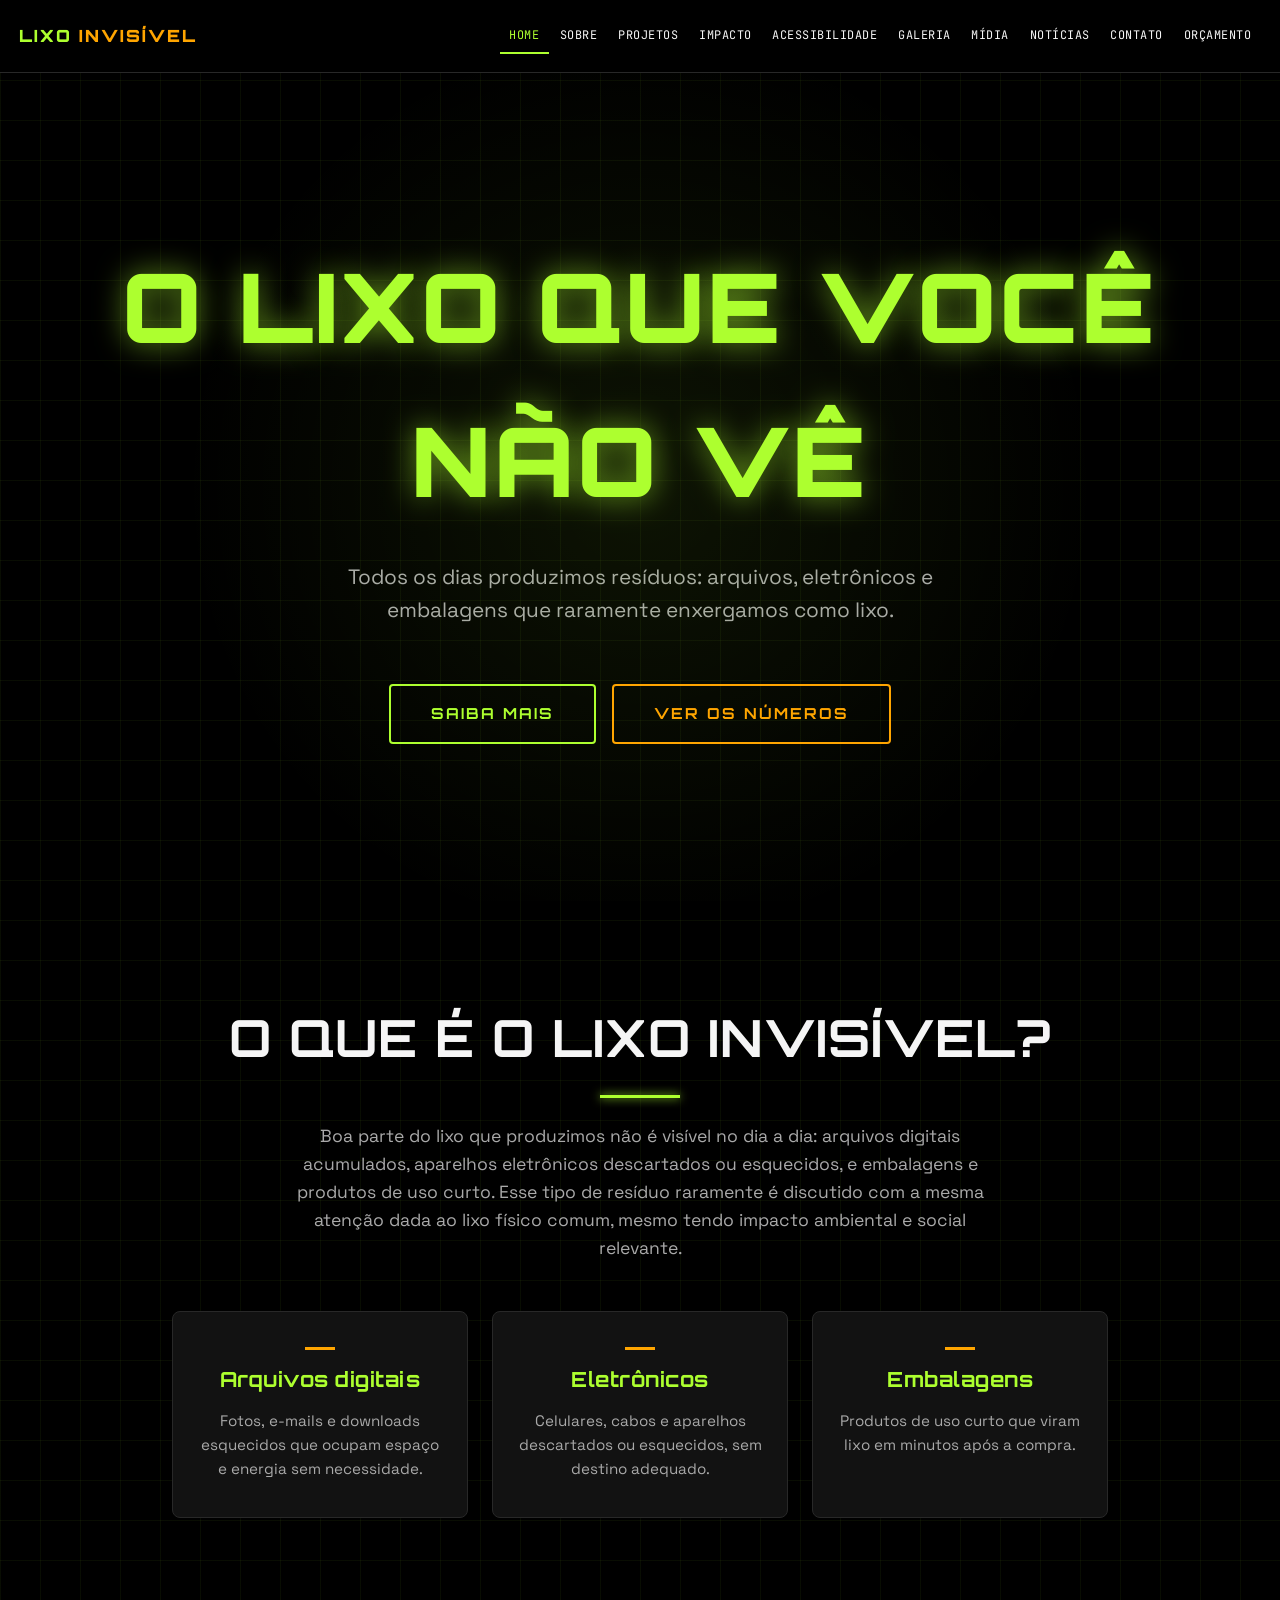
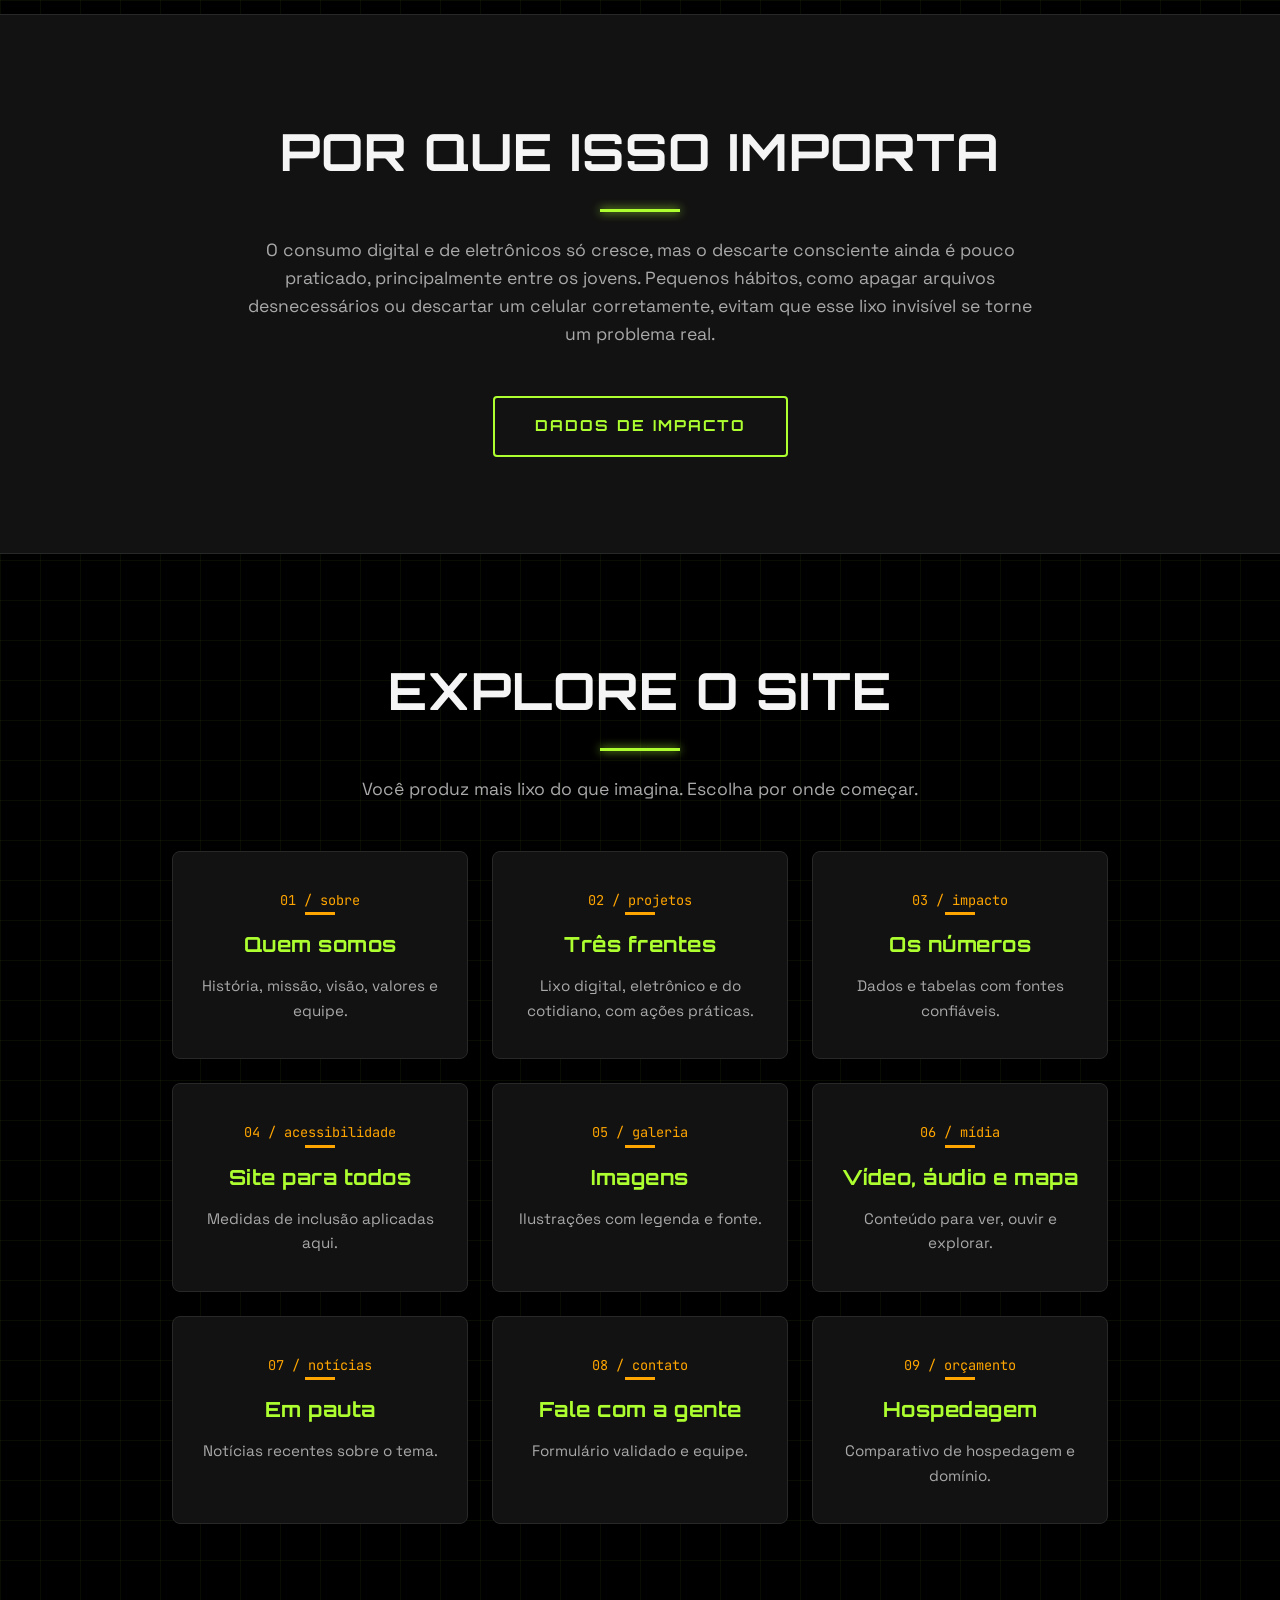
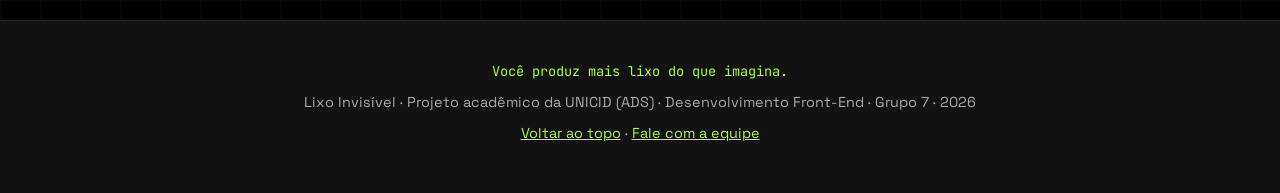
<file: index.html>
<!DOCTYPE html>
<html lang="pt-BR">
<head>
    <meta charset="UTF-8">
    <meta name="viewport" content="width=device-width, initial-scale=1.0">
    <title>Lixo Invisível | O lixo que você não vê</title>
    <meta name="description" content="Site educativo sobre lixo digital, eletrônico e do cotidiano: o lixo que produzimos sem perceber. Projeto acadêmico da UNICID.">
    <meta name="theme-color" content="#000000">
    <link rel="icon" href="img/favicon.svg" type="image/svg+xml">
    <link rel="preconnect" href="https://fonts.googleapis.com">
    <link rel="preconnect" href="https://fonts.gstatic.com" crossorigin>
    <link href="https://fonts.googleapis.com/css2?family=JetBrains+Mono:wght@500&amp;family=Orbitron:wght@700;900&amp;family=Space+Grotesk:wght@400;600&amp;display=swap" rel="stylesheet">
    <link rel="stylesheet" href="css/style.css">
    <script>document.documentElement.classList.add('js');</script>
    <script src="js/app.js" defer></script>
</head>
<body>
    <a class="skip-link" href="#conteudo">Pular para o conteúdo</a>
    <header class="site-header">
        <div class="nav-wrap">
            <a class="marca" href="index.html">Lixo <span>Invisível</span></a>
            <button class="menu-toggle" type="button" aria-expanded="false" aria-controls="menu">Menu</button>
            <nav aria-label="Navegação principal">
                <ul class="menu" id="menu"><li><a href="index.html" aria-current="page">Home</a></li><li><a href="sobre.html">Sobre</a></li><li><a href="projetos.html">Projetos</a></li><li><a href="impacto.html">Impacto</a></li><li><a href="acessibilidade.html">Acessibilidade</a></li><li><a href="galeria.html">Galeria</a></li><li><a href="midia.html">Mídia</a></li><li><a href="noticias.html">Notícias</a></li><li><a href="contato.html">Contato</a></li><li><a href="orcamento_hospedagem.html">Orçamento</a></li></ul>
            </nav>
        </div>
    </header>
    <main id="conteudo" class="">
        <div class="hero">
            <h1>O lixo que você não vê</h1>
            <p>Todos os dias produzimos resíduos: arquivos, eletrônicos e embalagens que raramente enxergamos como lixo.</p>
            <div class="botoes">
                <a href="#sobre" class="botao">Saiba mais</a>
                <a href="impacto.html" class="botao secundario">Ver os números</a>
            </div>
        </div>

        <section id="sobre">
            <h2>O que é o lixo invisível?</h2>
            <p>Boa parte do lixo que produzimos não é visível no dia a dia: arquivos digitais acumulados, aparelhos eletrônicos descartados ou esquecidos, e embalagens e produtos de uso curto. Esse tipo de resíduo raramente é discutido com a mesma atenção dada ao lixo físico comum, mesmo tendo impacto ambiental e social relevante.</p>

            <div class="cards tres">
                <a class="card" href="projetos.html#digital">
                    <h3>Arquivos digitais</h3>
                    <p>Fotos, e-mails e downloads esquecidos que ocupam espaço e energia sem necessidade.</p>
                </a>
                <a class="card" href="projetos.html#eletronico">
                    <h3>Eletrônicos</h3>
                    <p>Celulares, cabos e aparelhos descartados ou esquecidos, sem destino adequado.</p>
                </a>
                <a class="card" href="projetos.html#cotidiano">
                    <h3>Embalagens</h3>
                    <p>Produtos de uso curto que viram lixo em minutos após a compra.</p>
                </a>
            </div>
        </section>

        <section id="importa">
            <h2>Por que isso importa</h2>
            <p>O consumo digital e de eletrônicos só cresce, mas o descarte consciente ainda é pouco praticado, principalmente entre os jovens. Pequenos hábitos, como apagar arquivos desnecessários ou descartar um celular corretamente, evitam que esse lixo invisível se torne um problema real.</p>
            <div class="botoes"><a href="impacto.html" class="botao">Dados de impacto</a></div>
        </section>

        <section id="explore">
            <h2>Explore o site</h2>
            <p>Você produz mais lixo do que imagina. Escolha por onde começar.</p>
            <div class="cards tres">
                <a class="card" href="sobre.html"><span class="mono">01 / sobre</span><h3>Quem somos</h3><p>História, missão, visão, valores e equipe.</p></a>
                <a class="card" href="projetos.html"><span class="mono">02 / projetos</span><h3>Três frentes</h3><p>Lixo digital, eletrônico e do cotidiano, com ações práticas.</p></a>
                <a class="card" href="impacto.html"><span class="mono">03 / impacto</span><h3>Os números</h3><p>Dados e tabelas com fontes confiáveis.</p></a>
                <a class="card" href="acessibilidade.html"><span class="mono">04 / acessibilidade</span><h3>Site para todos</h3><p>Medidas de inclusão aplicadas aqui.</p></a>
                <a class="card" href="galeria.html"><span class="mono">05 / galeria</span><h3>Imagens</h3><p>Ilustrações com legenda e fonte.</p></a>
                <a class="card" href="midia.html"><span class="mono">06 / mídia</span><h3>Vídeo, áudio e mapa</h3><p>Conteúdo para ver, ouvir e explorar.</p></a>
                <a class="card" href="noticias.html"><span class="mono">07 / notícias</span><h3>Em pauta</h3><p>Notícias recentes sobre o tema.</p></a>
                <a class="card" href="contato.html"><span class="mono">08 / contato</span><h3>Fale com a gente</h3><p>Formulário validado e equipe.</p></a>
                <a class="card" href="orcamento_hospedagem.html"><span class="mono">09 / orçamento</span><h3>Hospedagem</h3><p>Comparativo de hospedagem e domínio.</p></a>
            </div>
        </section>
    </main>
    <footer class="site-footer">
        <p class="mono">Você produz mais lixo do que imagina.</p>
        <p>Lixo Invisível · Projeto acadêmico da UNICID (ADS) · Desenvolvimento Front-End · Grupo 7 · 2026</p>
        <p><a href="#conteudo">Voltar ao topo</a> · <a href="contato.html">Fale com a equipe</a></p>
    </footer>
</body>
</html>
</file>
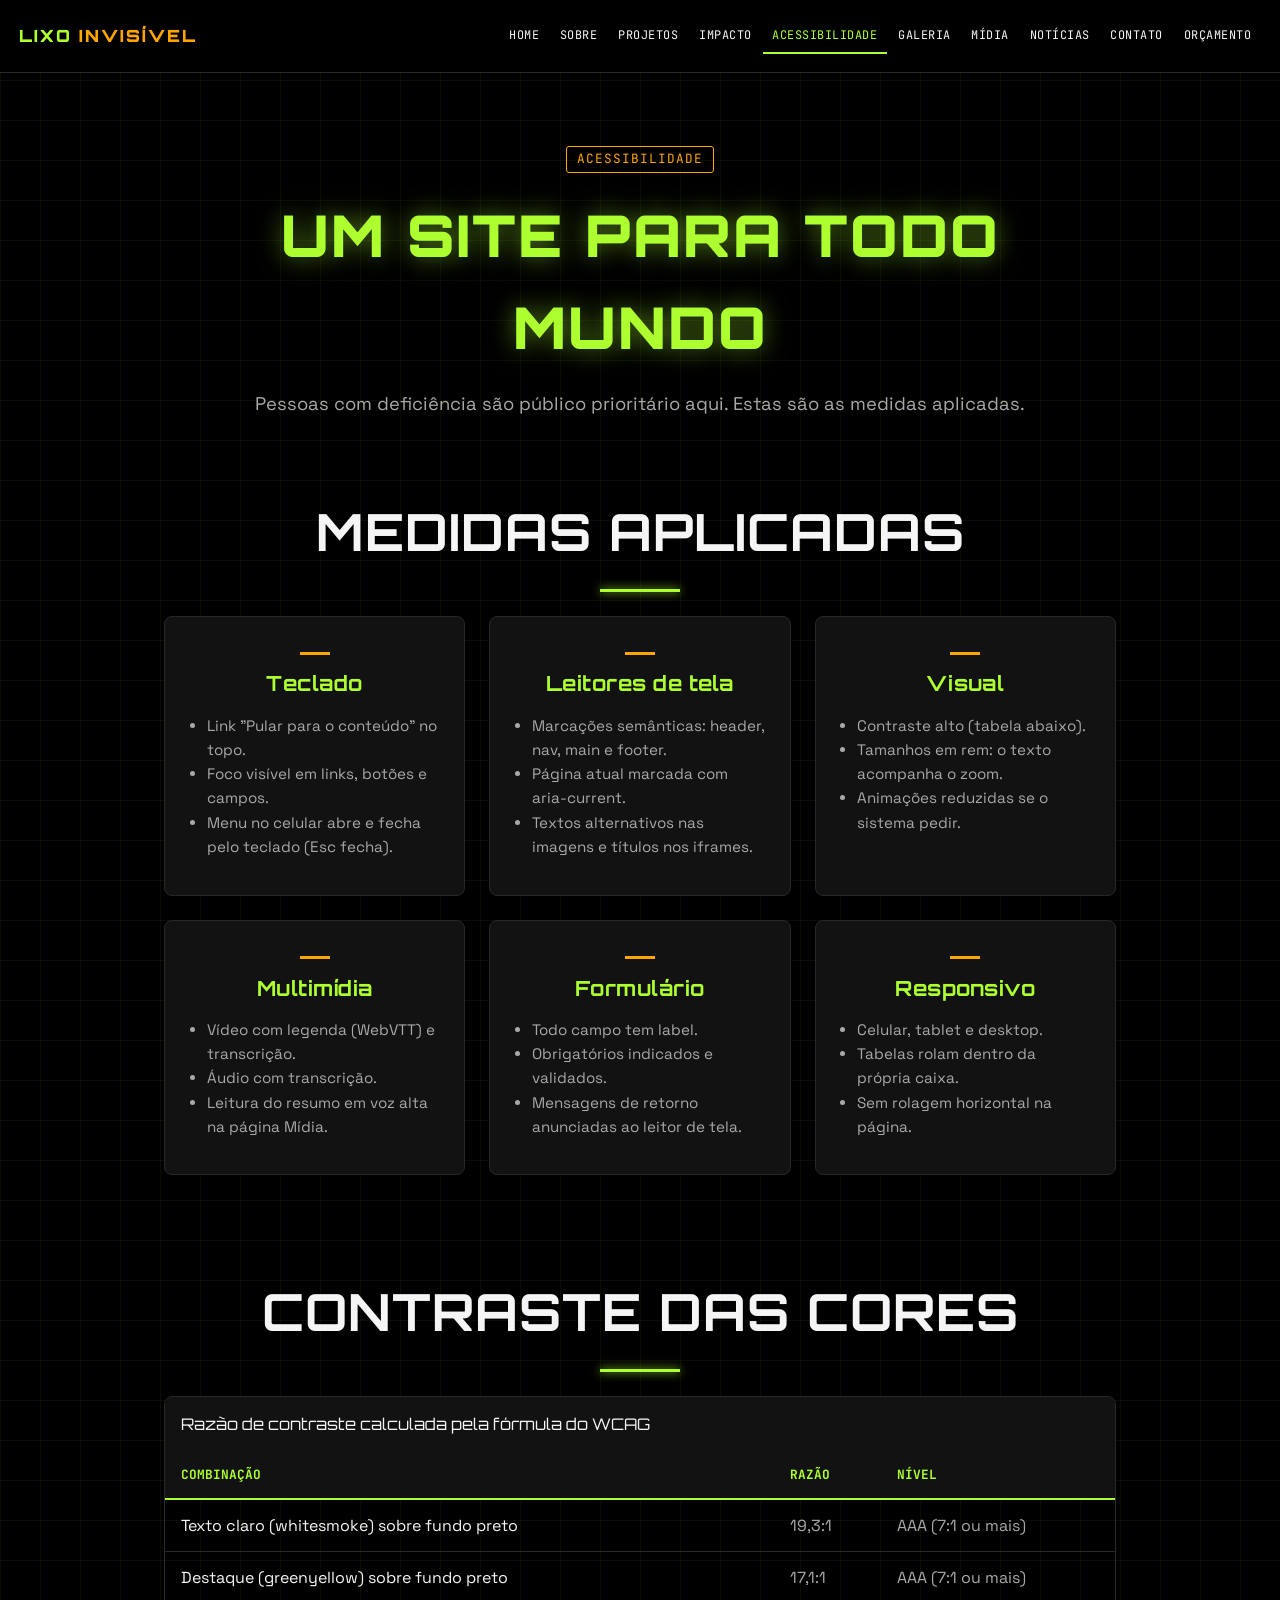
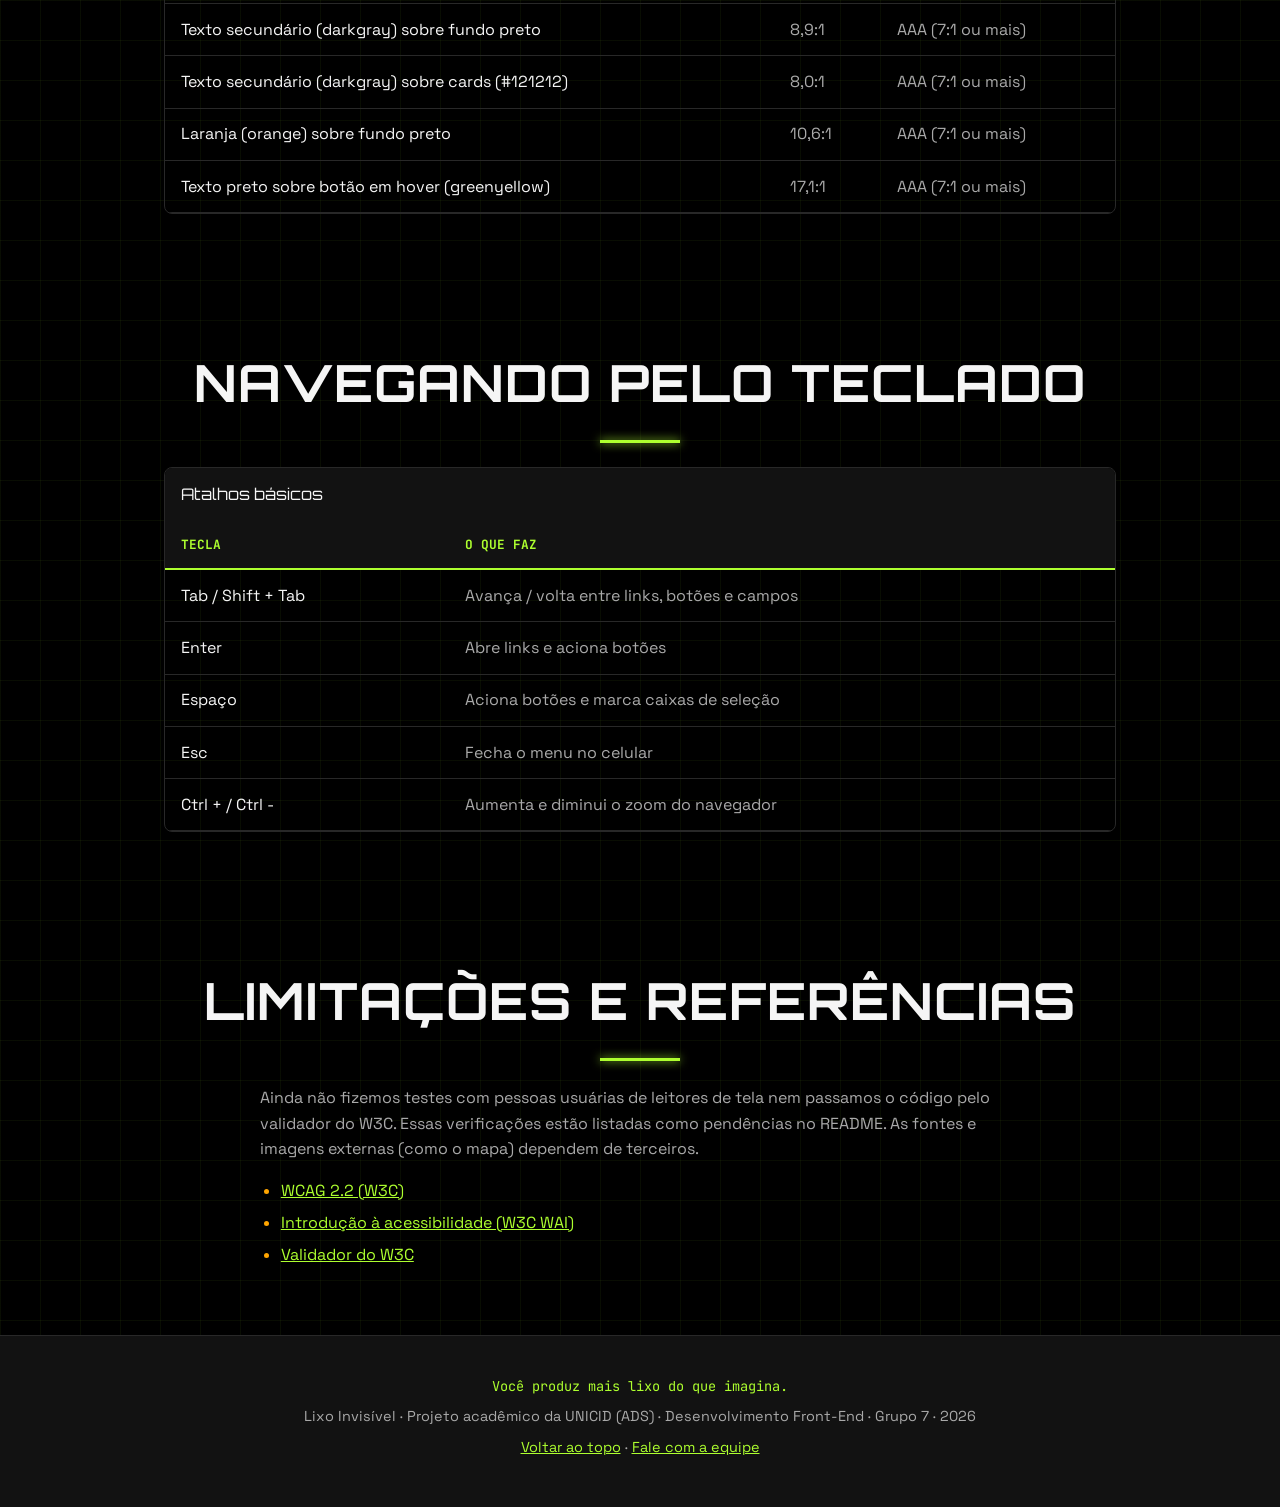
<file: acessibilidade.html>
<!DOCTYPE html>
<html lang="pt-BR">
<head>
    <meta charset="UTF-8">
    <meta name="viewport" content="width=device-width, initial-scale=1.0">
    <title>Acessibilidade | Lixo Invisível</title>
    <meta name="description" content="Medidas de acessibilidade e inclusão aplicadas no site Lixo Invisível: teclado, leitores de tela, contraste e multimídia.">
    <meta name="theme-color" content="#000000">
    <link rel="icon" href="img/favicon.svg" type="image/svg+xml">
    <link rel="preconnect" href="https://fonts.googleapis.com">
    <link rel="preconnect" href="https://fonts.gstatic.com" crossorigin>
    <link href="https://fonts.googleapis.com/css2?family=JetBrains+Mono:wght@500&amp;family=Orbitron:wght@700;900&amp;family=Space+Grotesk:wght@400;600&amp;display=swap" rel="stylesheet">
    <link rel="stylesheet" href="css/style.css">
    <script>document.documentElement.classList.add('js');</script>
    <script src="js/app.js" defer></script>
</head>
<body>
    <a class="skip-link" href="#conteudo">Pular para o conteúdo</a>
    <header class="site-header">
        <div class="nav-wrap">
            <a class="marca" href="index.html">Lixo <span>Invisível</span></a>
            <button class="menu-toggle" type="button" aria-expanded="false" aria-controls="menu">Menu</button>
            <nav aria-label="Navegação principal">
                <ul class="menu" id="menu"><li><a href="index.html">Home</a></li><li><a href="sobre.html">Sobre</a></li><li><a href="projetos.html">Projetos</a></li><li><a href="impacto.html">Impacto</a></li><li><a href="acessibilidade.html" aria-current="page">Acessibilidade</a></li><li><a href="galeria.html">Galeria</a></li><li><a href="midia.html">Mídia</a></li><li><a href="noticias.html">Notícias</a></li><li><a href="contato.html">Contato</a></li><li><a href="orcamento_hospedagem.html">Orçamento</a></li></ul>
            </nav>
        </div>
    </header>
    <main id="conteudo" class="interna">
        <div class="page-hero">
            <span class="rotulo">acessibilidade</span>
            <h1>Um site para todo mundo</h1>
            <p>Pessoas com deficiência são público prioritário aqui. Estas são as medidas aplicadas.</p>
        </div>

        <section>
            <h2>Medidas aplicadas</h2>
            <div class="cards tres">
                <div class="card"><h3>Teclado</h3><ul><li>Link "Pular para o conteúdo" no topo.</li><li>Foco visível em links, botões e campos.</li><li>Menu no celular abre e fecha pelo teclado (Esc fecha).</li></ul></div>
                <div class="card"><h3>Leitores de tela</h3><ul><li>Marcações semânticas: header, nav, main e footer.</li><li>Página atual marcada com aria-current.</li><li>Textos alternativos nas imagens e títulos nos iframes.</li></ul></div>
                <div class="card"><h3>Visual</h3><ul><li>Contraste alto (tabela abaixo).</li><li>Tamanhos em rem: o texto acompanha o zoom.</li><li>Animações reduzidas se o sistema pedir.</li></ul></div>
                <div class="card"><h3>Multimídia</h3><ul><li>Vídeo com legenda (WebVTT) e transcrição.</li><li>Áudio com transcrição.</li><li>Leitura do resumo em voz alta na página Mídia.</li></ul></div>
                <div class="card"><h3>Formulário</h3><ul><li>Todo campo tem label.</li><li>Obrigatórios indicados e validados.</li><li>Mensagens de retorno anunciadas ao leitor de tela.</li></ul></div>
                <div class="card"><h3>Responsivo</h3><ul><li>Celular, tablet e desktop.</li><li>Tabelas rolam dentro da própria caixa.</li><li>Sem rolagem horizontal na página.</li></ul></div>
            </div>
        </section>
        <section>
            <h2>Contraste das cores</h2>
            <div class="tabela-wrap"><table><caption>Razão de contraste calculada pela fórmula do WCAG</caption><thead><tr><th scope="col">Combinação</th><th scope="col">Razão</th><th scope="col">Nível</th></tr></thead><tbody><tr><td>Texto claro (whitesmoke) sobre fundo preto</td><td>19,3:1</td><td>AAA (7:1 ou mais)</td></tr><tr><td>Destaque (greenyellow) sobre fundo preto</td><td>17,1:1</td><td>AAA (7:1 ou mais)</td></tr><tr><td>Texto secundário (darkgray) sobre fundo preto</td><td>8,9:1</td><td>AAA (7:1 ou mais)</td></tr><tr><td>Texto secundário (darkgray) sobre cards (#121212)</td><td>8,0:1</td><td>AAA (7:1 ou mais)</td></tr><tr><td>Laranja (orange) sobre fundo preto</td><td>10,6:1</td><td>AAA (7:1 ou mais)</td></tr><tr><td>Texto preto sobre botão em hover (greenyellow)</td><td>17,1:1</td><td>AAA (7:1 ou mais)</td></tr></tbody></table></div>
        </section>
        <section>
            <h2>Navegando pelo teclado</h2>
            <div class="tabela-wrap"><table><caption>Atalhos básicos</caption><thead><tr><th scope="col">Tecla</th><th scope="col">O que faz</th></tr></thead><tbody>
                <tr><td>Tab / Shift + Tab</td><td>Avança / volta entre links, botões e campos</td></tr>
                <tr><td>Enter</td><td>Abre links e aciona botões</td></tr>
                <tr><td>Espaço</td><td>Aciona botões e marca caixas de seleção</td></tr>
                <tr><td>Esc</td><td>Fecha o menu no celular</td></tr>
                <tr><td>Ctrl + / Ctrl -</td><td>Aumenta e diminui o zoom do navegador</td></tr></tbody></table></div>
        </section>
        <section>
            <h2>Limitações e referências</h2>
            <div class="conteudo">
                <p>Ainda não fizemos testes com pessoas usuárias de leitores de tela nem passamos o código pelo validador do W3C. Essas verificações estão listadas como pendências no README. As fontes e imagens externas (como o mapa) dependem de terceiros.</p>
                <ul><li><a href="https://www.w3.org/TR/WCAG22/" target="_blank" rel="noopener noreferrer">WCAG 2.2 (W3C)<span class="sr-only"> (abre em nova aba)</span></a></li><li><a href="https://www.w3.org/WAI/fundamentals/accessibility-intro/" target="_blank" rel="noopener noreferrer">Introdução à acessibilidade (W3C WAI)<span class="sr-only"> (abre em nova aba)</span></a></li><li><a href="https://validator.w3.org/" target="_blank" rel="noopener noreferrer">Validador do W3C<span class="sr-only"> (abre em nova aba)</span></a></li></ul>
            </div>
        </section>
    </main>
    <footer class="site-footer">
        <p class="mono">Você produz mais lixo do que imagina.</p>
        <p>Lixo Invisível · Projeto acadêmico da UNICID (ADS) · Desenvolvimento Front-End · Grupo 7 · 2026</p>
        <p><a href="#conteudo">Voltar ao topo</a> · <a href="contato.html">Fale com a equipe</a></p>
    </footer>
</body>
</html>
</file>
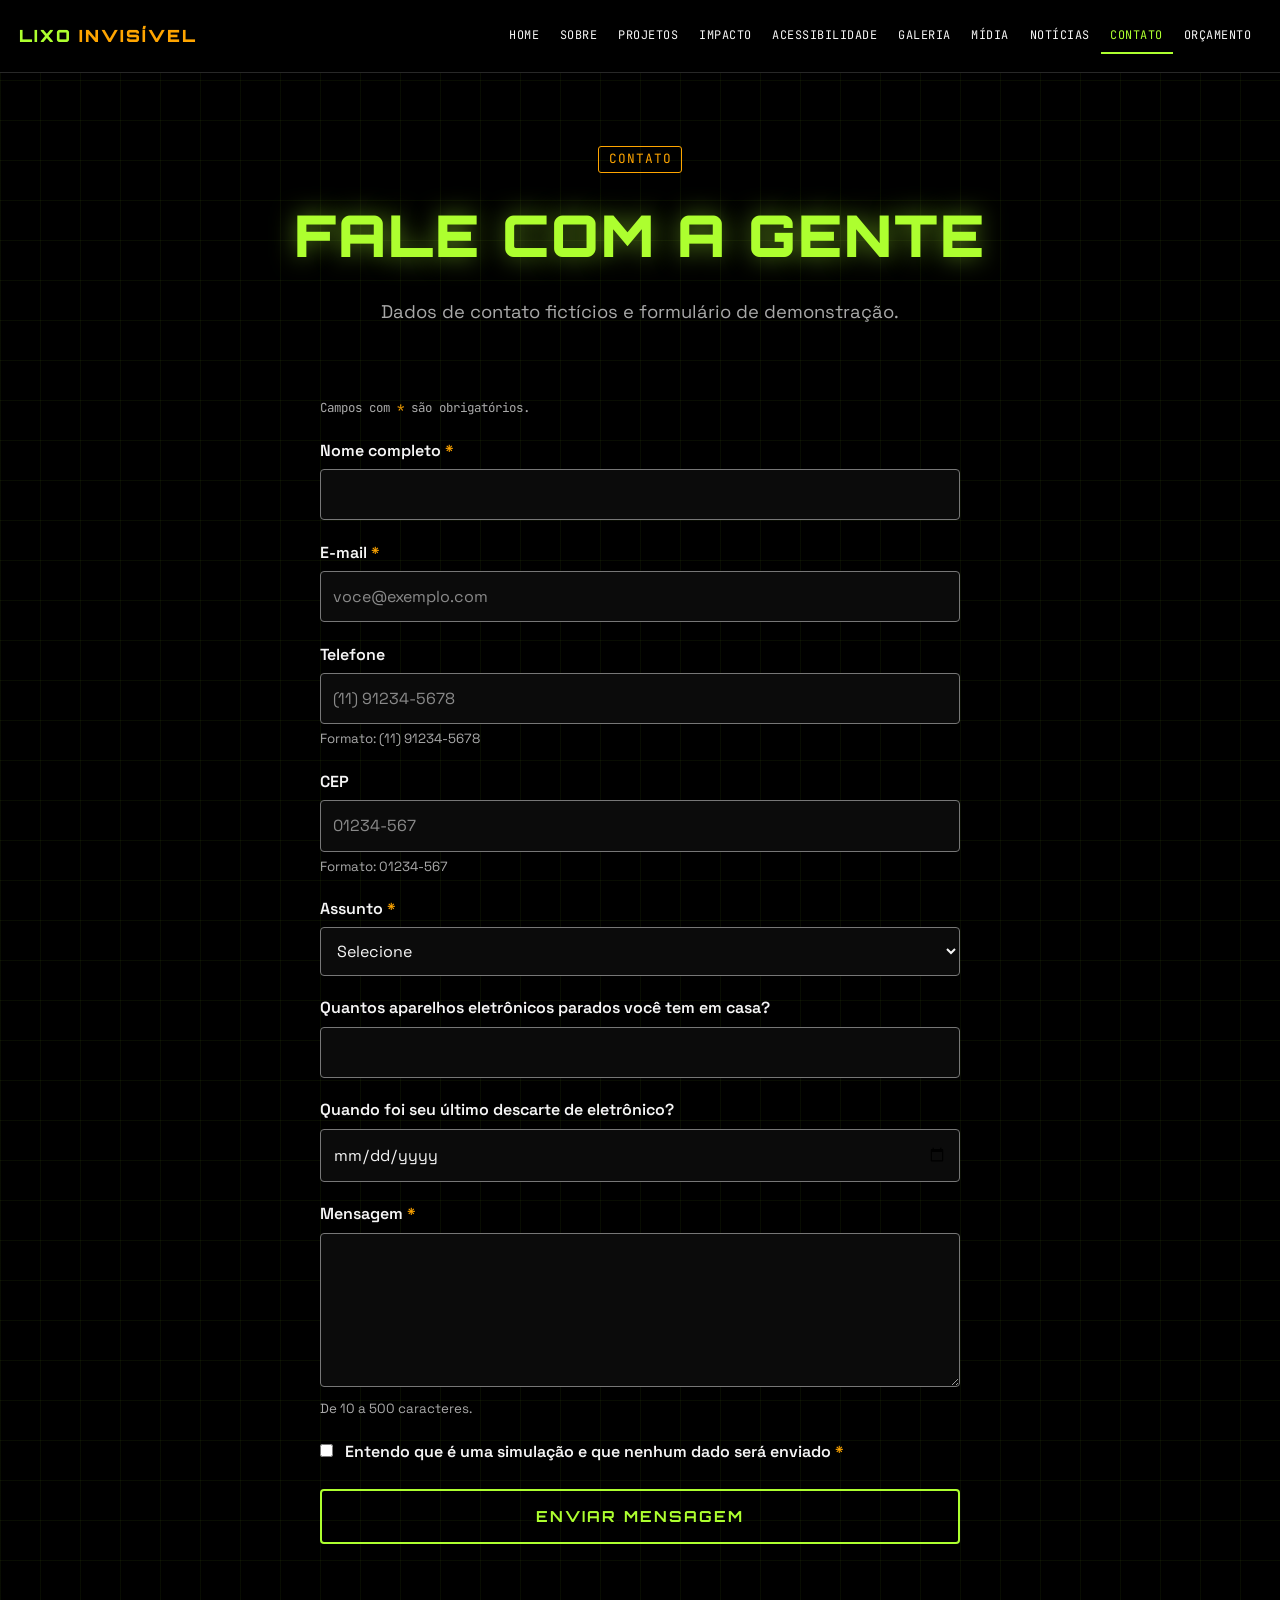
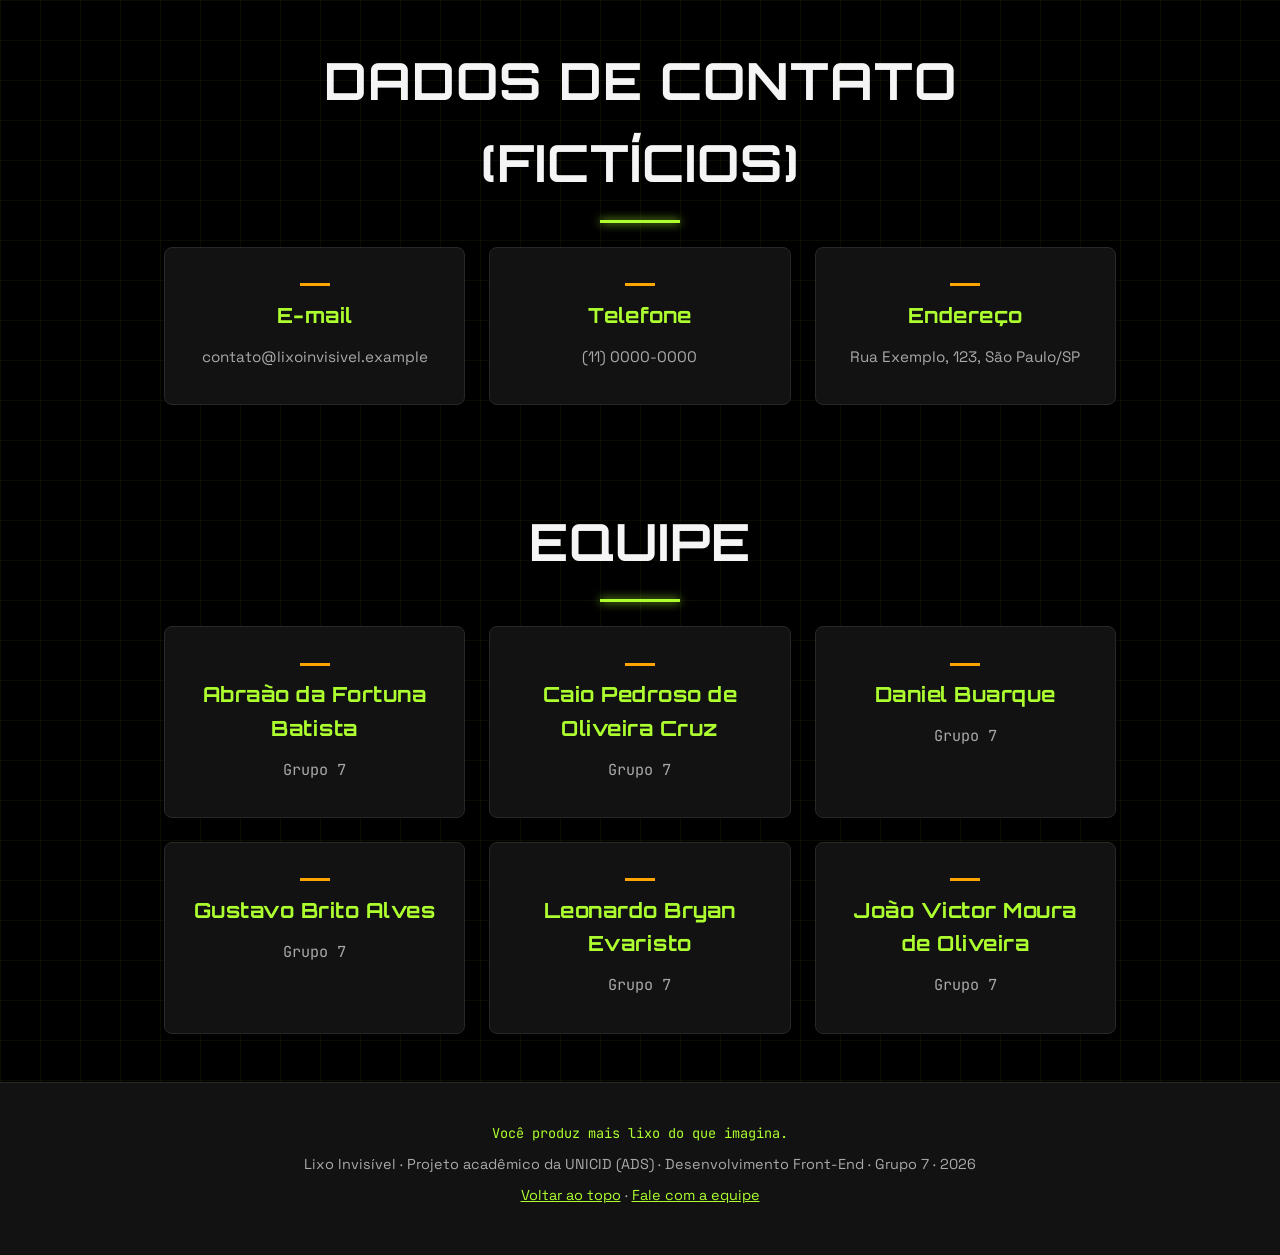
<file: contato.html>
<!DOCTYPE html>
<html lang="pt-BR">
<head>
    <meta charset="UTF-8">
    <meta name="viewport" content="width=device-width, initial-scale=1.0">
    <title>Contato | Lixo Invisível</title>
    <meta name="description" content="Formulário de contato validado, dados fictícios e membros da equipe do projeto Lixo Invisível.">
    <meta name="theme-color" content="#000000">
    <link rel="icon" href="img/favicon.svg" type="image/svg+xml">
    <link rel="preconnect" href="https://fonts.googleapis.com">
    <link rel="preconnect" href="https://fonts.gstatic.com" crossorigin>
    <link href="https://fonts.googleapis.com/css2?family=JetBrains+Mono:wght@500&amp;family=Orbitron:wght@700;900&amp;family=Space+Grotesk:wght@400;600&amp;display=swap" rel="stylesheet">
    <link rel="stylesheet" href="css/style.css">
    <script>document.documentElement.classList.add('js');</script>
    <script src="js/app.js" defer></script>
</head>
<body>
    <a class="skip-link" href="#conteudo">Pular para o conteúdo</a>
    <header class="site-header">
        <div class="nav-wrap">
            <a class="marca" href="index.html">Lixo <span>Invisível</span></a>
            <button class="menu-toggle" type="button" aria-expanded="false" aria-controls="menu">Menu</button>
            <nav aria-label="Navegação principal">
                <ul class="menu" id="menu"><li><a href="index.html">Home</a></li><li><a href="sobre.html">Sobre</a></li><li><a href="projetos.html">Projetos</a></li><li><a href="impacto.html">Impacto</a></li><li><a href="acessibilidade.html">Acessibilidade</a></li><li><a href="galeria.html">Galeria</a></li><li><a href="midia.html">Mídia</a></li><li><a href="noticias.html">Notícias</a></li><li><a href="contato.html" aria-current="page">Contato</a></li><li><a href="orcamento_hospedagem.html">Orçamento</a></li></ul>
            </nav>
        </div>
    </header>
    <main id="conteudo" class="interna">
        <div class="page-hero">
            <span class="rotulo">contato</span>
            <h1>Fale com a gente</h1>
            <p>Dados de contato fictícios e formulário de demonstração.</p>
        </div>

        <section>
            <form id="form-contato" class="form" action="#" method="post">
                <p class="fonte">Campos com <span class="obrig">*</span> são obrigatórios.</p>
                <div class="campo"><label for="nome">Nome completo <span class="obrig">*</span></label><input id="nome" name="nome" type="text" required minlength="3" autocomplete="name"></div>
                <div class="campo"><label for="email">E-mail <span class="obrig">*</span></label><input id="email" name="email" type="email" required autocomplete="email" placeholder="voce@exemplo.com"></div>
                <div class="campo"><label for="tel">Telefone</label><input id="tel" name="tel" type="tel" inputmode="tel" pattern="\(?\d{2}\)?\s?9?\d{4}-?\d{4}" placeholder="(11) 91234-5678" autocomplete="tel"><small>Formato: (11) 91234-5678</small></div>
                <div class="campo"><label for="cep">CEP</label><input id="cep" name="cep" type="text" inputmode="numeric" pattern="\d{5}-?\d{3}" placeholder="01234-567" autocomplete="postal-code"><small>Formato: 01234-567</small></div>
                <div class="campo"><label for="assunto">Assunto <span class="obrig">*</span></label><select id="assunto" name="assunto" required><option value="">Selecione</option><option>Dúvida sobre o projeto</option><option>Sugestão de conteúdo</option><option>Correção de dados</option><option>Outro</option></select></div>
                <div class="campo"><label for="aparelhos">Quantos aparelhos eletrônicos parados você tem em casa?</label><input id="aparelhos" name="aparelhos" type="number" min="0" max="99" step="1" inputmode="numeric"></div>
                <div class="campo"><label for="ultimo">Quando foi seu último descarte de eletrônico?</label><input id="ultimo" name="ultimo" type="date"></div>
                <div class="campo"><label for="msg">Mensagem <span class="obrig">*</span></label><textarea id="msg" name="msg" rows="5" required minlength="10" maxlength="500"></textarea><small>De 10 a 500 caracteres.</small></div>
                <div class="campo"><label><input type="checkbox" name="aceite" required> Entendo que é uma simulação e que nenhum dado será enviado <span class="obrig">*</span></label></div>
                <button class="botao" type="submit">Enviar mensagem</button>
                <div id="retorno" class="retorno" role="status" aria-live="polite"></div>
            </form>
        </section>
        <section>
            <h2>Dados de contato (fictícios)</h2>
            <div class="cards tres">
                <div class="card"><h3>E-mail</h3><p>contato@lixoinvisivel.example</p></div>
                <div class="card"><h3>Telefone</h3><p>(11) 0000-0000</p></div>
                <div class="card"><h3>Endereço</h3><p>Rua Exemplo, 123, São Paulo/SP</p></div>
            </div>
        </section>
        <section>
            <h2>Equipe</h2>
            <div class="cards tres"><div class="card"><h3>Abraão da Fortuna Batista</h3><p class="mono">Grupo 7</p></div><div class="card"><h3>Caio Pedroso de Oliveira Cruz</h3><p class="mono">Grupo 7</p></div><div class="card"><h3>Daniel Buarque</h3><p class="mono">Grupo 7</p></div><div class="card"><h3>Gustavo Brito Alves</h3><p class="mono">Grupo 7</p></div><div class="card"><h3>Leonardo Bryan Evaristo</h3><p class="mono">Grupo 7</p></div><div class="card"><h3>João Victor Moura de Oliveira</h3><p class="mono">Grupo 7</p></div></div>
        </section>
    </main>
    <footer class="site-footer">
        <p class="mono">Você produz mais lixo do que imagina.</p>
        <p>Lixo Invisível · Projeto acadêmico da UNICID (ADS) · Desenvolvimento Front-End · Grupo 7 · 2026</p>
        <p><a href="#conteudo">Voltar ao topo</a> · <a href="contato.html">Fale com a equipe</a></p>
    </footer>
</body>
</html>
</file>
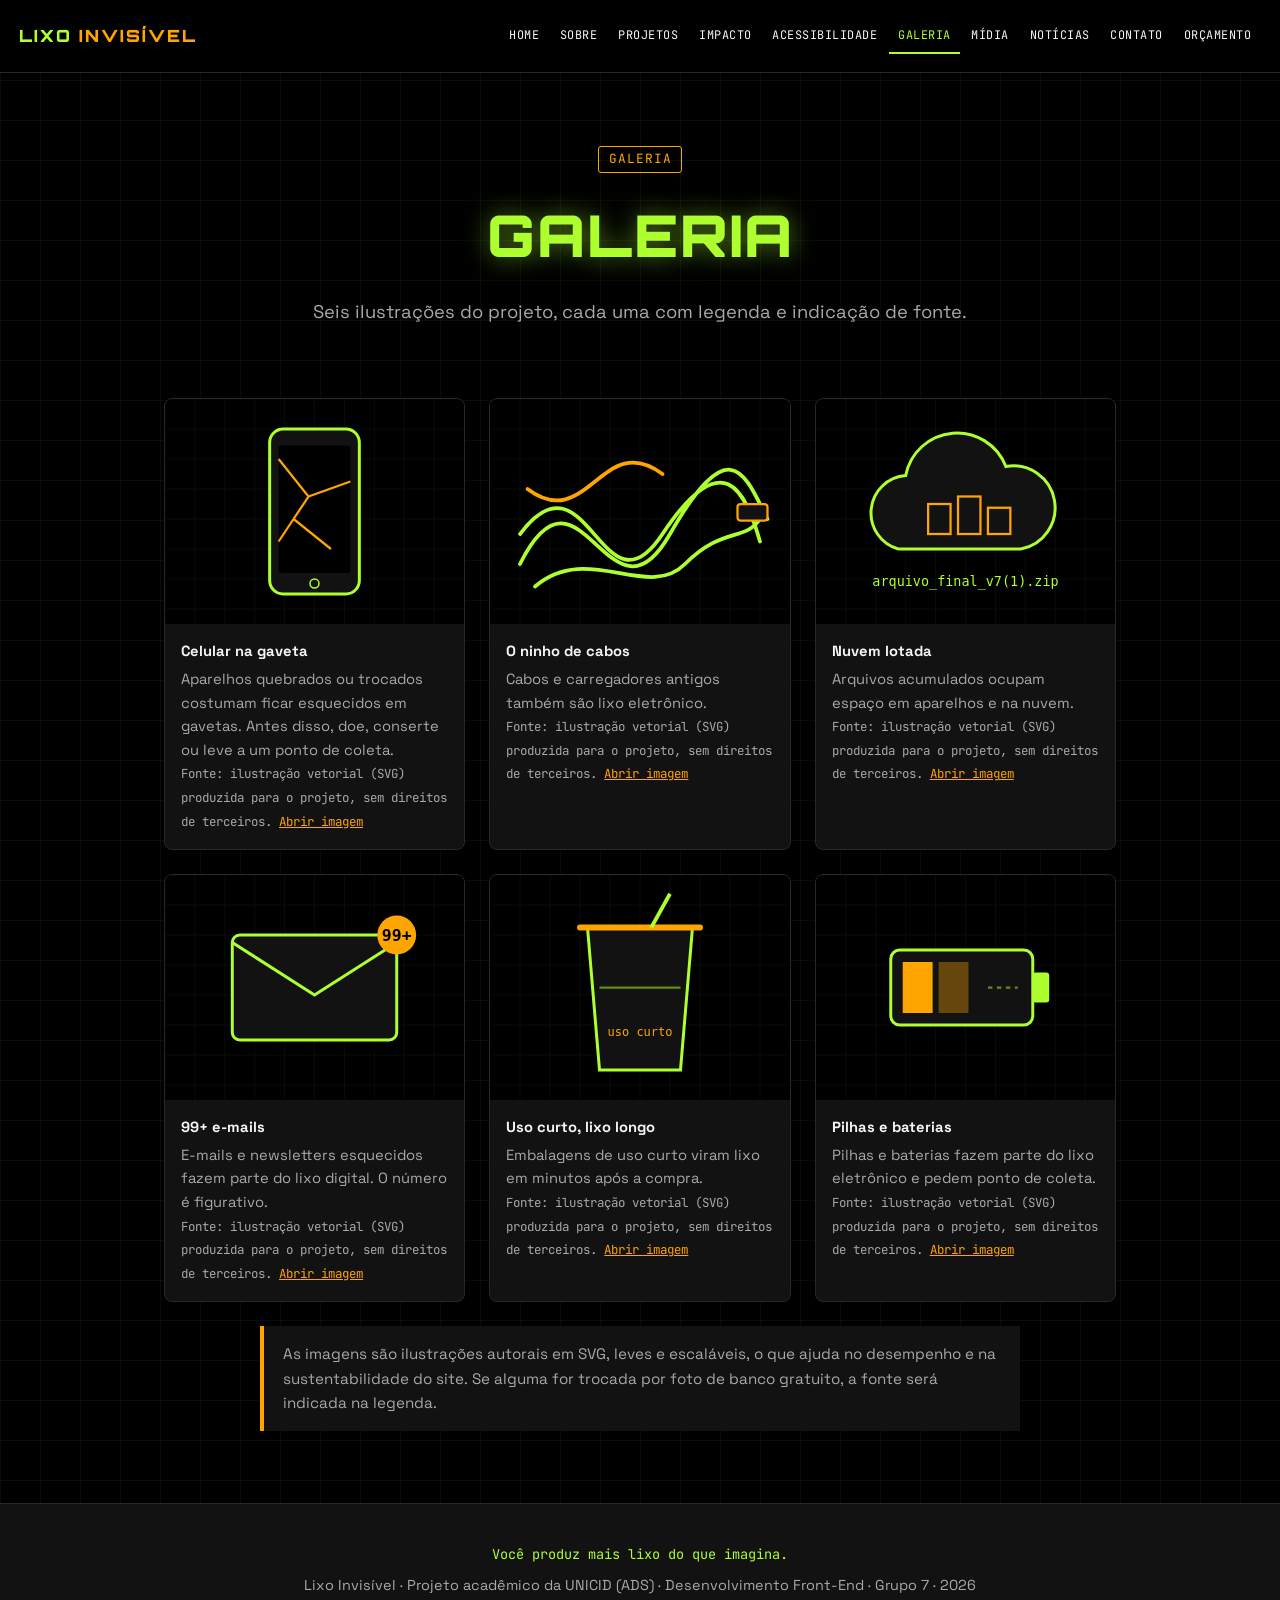
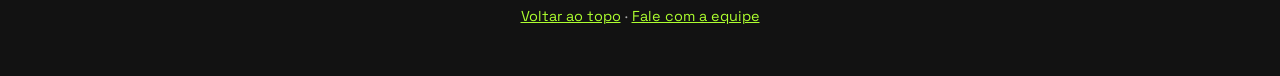
<file: galeria.html>
<!DOCTYPE html>
<html lang="pt-BR">
<head>
    <meta charset="UTF-8">
    <meta name="viewport" content="width=device-width, initial-scale=1.0">
    <title>Galeria | Lixo Invisível</title>
    <meta name="description" content="Galeria de ilustrações do projeto Lixo Invisível, com legendas e indicação de fonte.">
    <meta name="theme-color" content="#000000">
    <link rel="icon" href="img/favicon.svg" type="image/svg+xml">
    <link rel="preconnect" href="https://fonts.googleapis.com">
    <link rel="preconnect" href="https://fonts.gstatic.com" crossorigin>
    <link href="https://fonts.googleapis.com/css2?family=JetBrains+Mono:wght@500&amp;family=Orbitron:wght@700;900&amp;family=Space+Grotesk:wght@400;600&amp;display=swap" rel="stylesheet">
    <link rel="stylesheet" href="css/style.css">
    <script>document.documentElement.classList.add('js');</script>
    <script src="js/app.js" defer></script>
</head>
<body>
    <a class="skip-link" href="#conteudo">Pular para o conteúdo</a>
    <header class="site-header">
        <div class="nav-wrap">
            <a class="marca" href="index.html">Lixo <span>Invisível</span></a>
            <button class="menu-toggle" type="button" aria-expanded="false" aria-controls="menu">Menu</button>
            <nav aria-label="Navegação principal">
                <ul class="menu" id="menu"><li><a href="index.html">Home</a></li><li><a href="sobre.html">Sobre</a></li><li><a href="projetos.html">Projetos</a></li><li><a href="impacto.html">Impacto</a></li><li><a href="acessibilidade.html">Acessibilidade</a></li><li><a href="galeria.html" aria-current="page">Galeria</a></li><li><a href="midia.html">Mídia</a></li><li><a href="noticias.html">Notícias</a></li><li><a href="contato.html">Contato</a></li><li><a href="orcamento_hospedagem.html">Orçamento</a></li></ul>
            </nav>
        </div>
    </header>
    <main id="conteudo" class="interna">
        <div class="page-hero">
            <span class="rotulo">galeria</span>
            <h1>Galeria</h1>
            <p>Seis ilustrações do projeto, cada uma com legenda e indicação de fonte.</p>
        </div>

        <section>
            <div class="galeria">
                <figure>
                    <img src="img/celular-trincado.svg" alt="Ilustração de um celular com a tela trincada, em linhas verdes e laranjas sobre fundo escuro" width="400" height="300" loading="lazy">
                    <figcaption><strong>Celular na gaveta</strong>Aparelhos quebrados ou trocados costumam ficar esquecidos em gavetas. Antes disso, doe, conserte ou leve a um ponto de coleta.<br><span class="fonte">Fonte: ilustração vetorial (SVG) produzida para o projeto, sem direitos de terceiros. <a href="img/celular-trincado.svg">Abrir imagem</a></span></figcaption>
                </figure>
                <figure>
                    <img src="img/cabos-emaranhados.svg" alt="Ilustração de cabos emaranhados em verde e laranja com um conector à direita" width="400" height="300" loading="lazy">
                    <figcaption><strong>O ninho de cabos</strong>Cabos e carregadores antigos também são lixo eletrônico.<br><span class="fonte">Fonte: ilustração vetorial (SVG) produzida para o projeto, sem direitos de terceiros. <a href="img/cabos-emaranhados.svg">Abrir imagem</a></span></figcaption>
                </figure>
                <figure>
                    <img src="img/nuvem-arquivos.svg" alt="Ilustração de uma nuvem com três arquivos dentro e o nome de arquivo arquivo_final_v7(1).zip embaixo" width="400" height="300" loading="lazy">
                    <figcaption><strong>Nuvem lotada</strong>Arquivos acumulados ocupam espaço em aparelhos e na nuvem.<br><span class="fonte">Fonte: ilustração vetorial (SVG) produzida para o projeto, sem direitos de terceiros. <a href="img/nuvem-arquivos.svg">Abrir imagem</a></span></figcaption>
                </figure>
                <figure>
                    <img src="img/caixa-de-entrada.svg" alt="Ilustração de um envelope com um balão laranja indicando 99+ mensagens" width="400" height="300" loading="lazy">
                    <figcaption><strong>99+ e-mails</strong>E-mails e newsletters esquecidos fazem parte do lixo digital. O número é figurativo.<br><span class="fonte">Fonte: ilustração vetorial (SVG) produzida para o projeto, sem direitos de terceiros. <a href="img/caixa-de-entrada.svg">Abrir imagem</a></span></figcaption>
                </figure>
                <figure>
                    <img src="img/embalagem-descartavel.svg" alt="Ilustração de um copo descartável com tampa e canudo sobre fundo escuro" width="400" height="300" loading="lazy">
                    <figcaption><strong>Uso curto, lixo longo</strong>Embalagens de uso curto viram lixo em minutos após a compra.<br><span class="fonte">Fonte: ilustração vetorial (SVG) produzida para o projeto, sem direitos de terceiros. <a href="img/embalagem-descartavel.svg">Abrir imagem</a></span></figcaption>
                </figure>
                <figure>
                    <img src="img/pilha-bateria.svg" alt="Ilustração de uma bateria com duas barras de carga em laranja" width="400" height="300" loading="lazy">
                    <figcaption><strong>Pilhas e baterias</strong>Pilhas e baterias fazem parte do lixo eletrônico e pedem ponto de coleta.<br><span class="fonte">Fonte: ilustração vetorial (SVG) produzida para o projeto, sem direitos de terceiros. <a href="img/pilha-bateria.svg">Abrir imagem</a></span></figcaption>
                </figure>
            </div>
            <div class="nota">As imagens são ilustrações autorais em SVG, leves e escaláveis, o que ajuda no desempenho e na sustentabilidade do site. Se alguma for trocada por foto de banco gratuito, a fonte será indicada na legenda.</div>
        </section>
    </main>
    <footer class="site-footer">
        <p class="mono">Você produz mais lixo do que imagina.</p>
        <p>Lixo Invisível · Projeto acadêmico da UNICID (ADS) · Desenvolvimento Front-End · Grupo 7 · 2026</p>
        <p><a href="#conteudo">Voltar ao topo</a> · <a href="contato.html">Fale com a equipe</a></p>
    </footer>
</body>
</html>
</file>
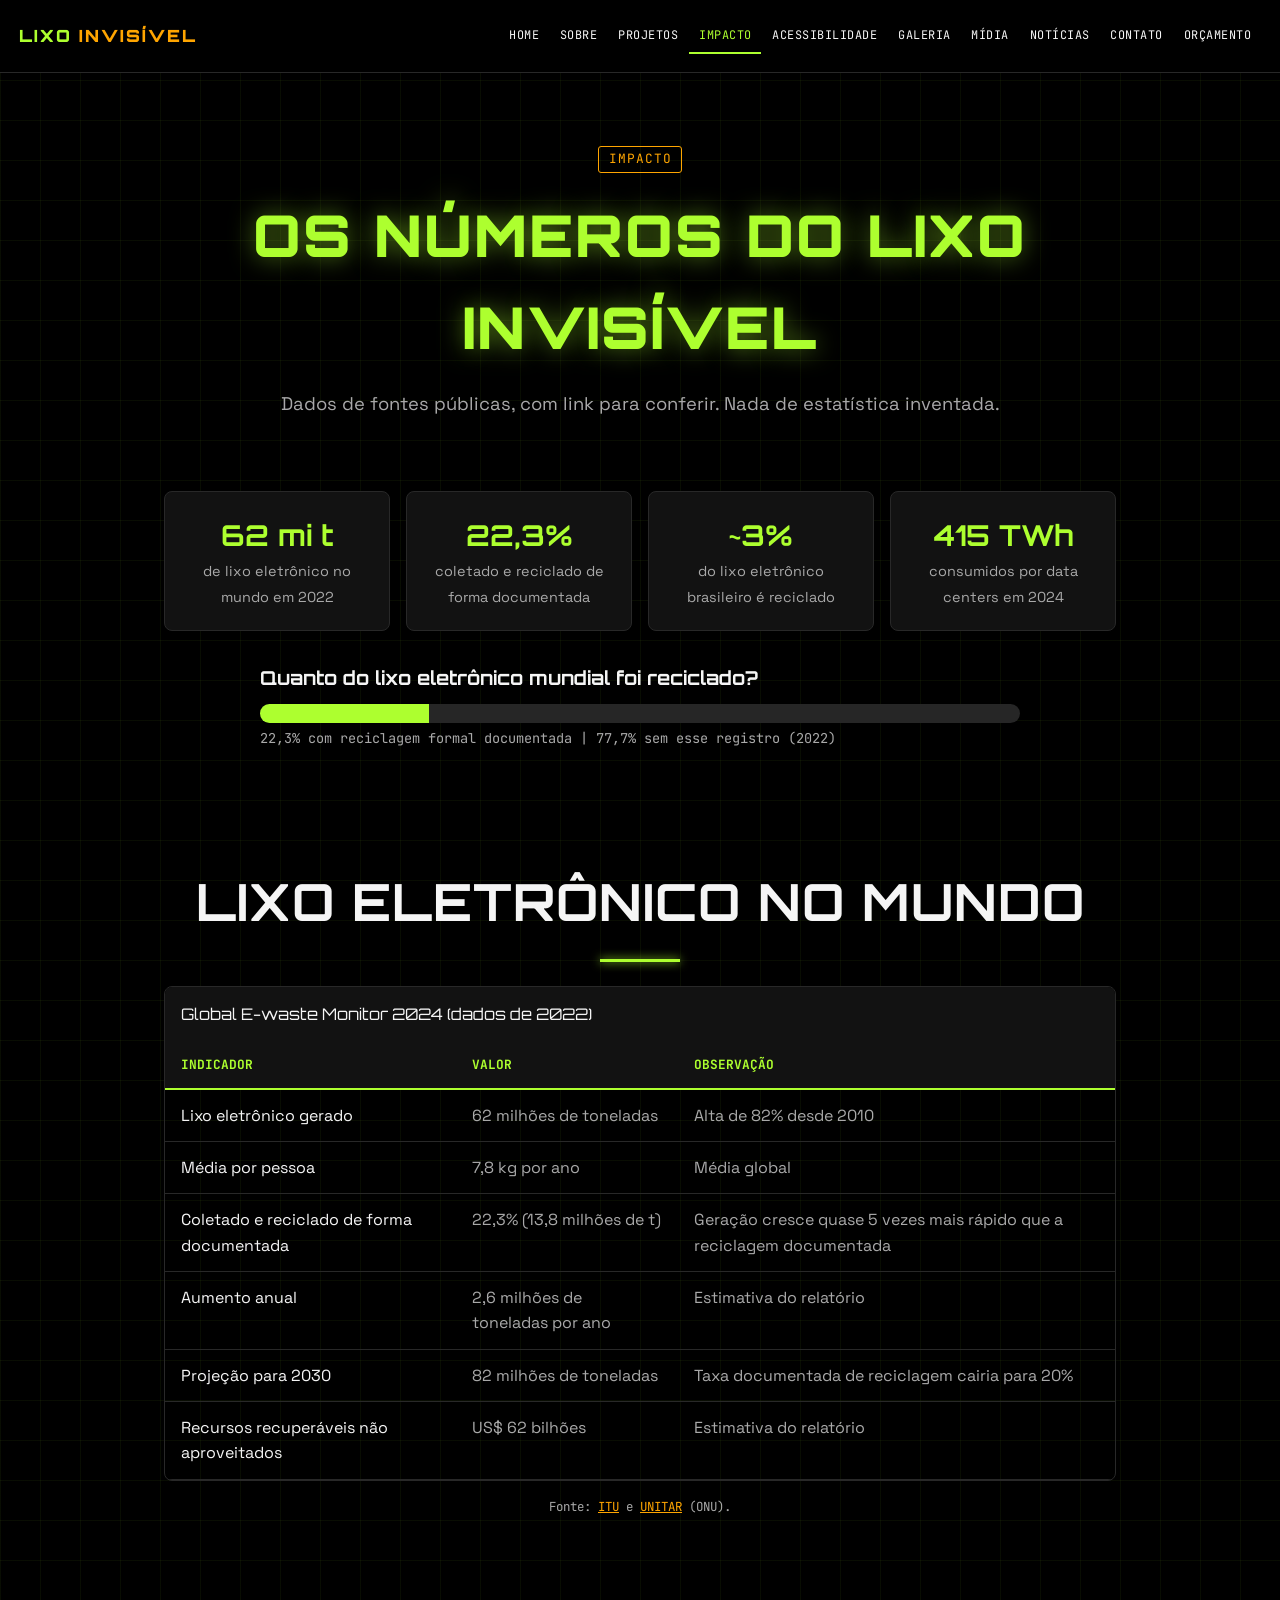
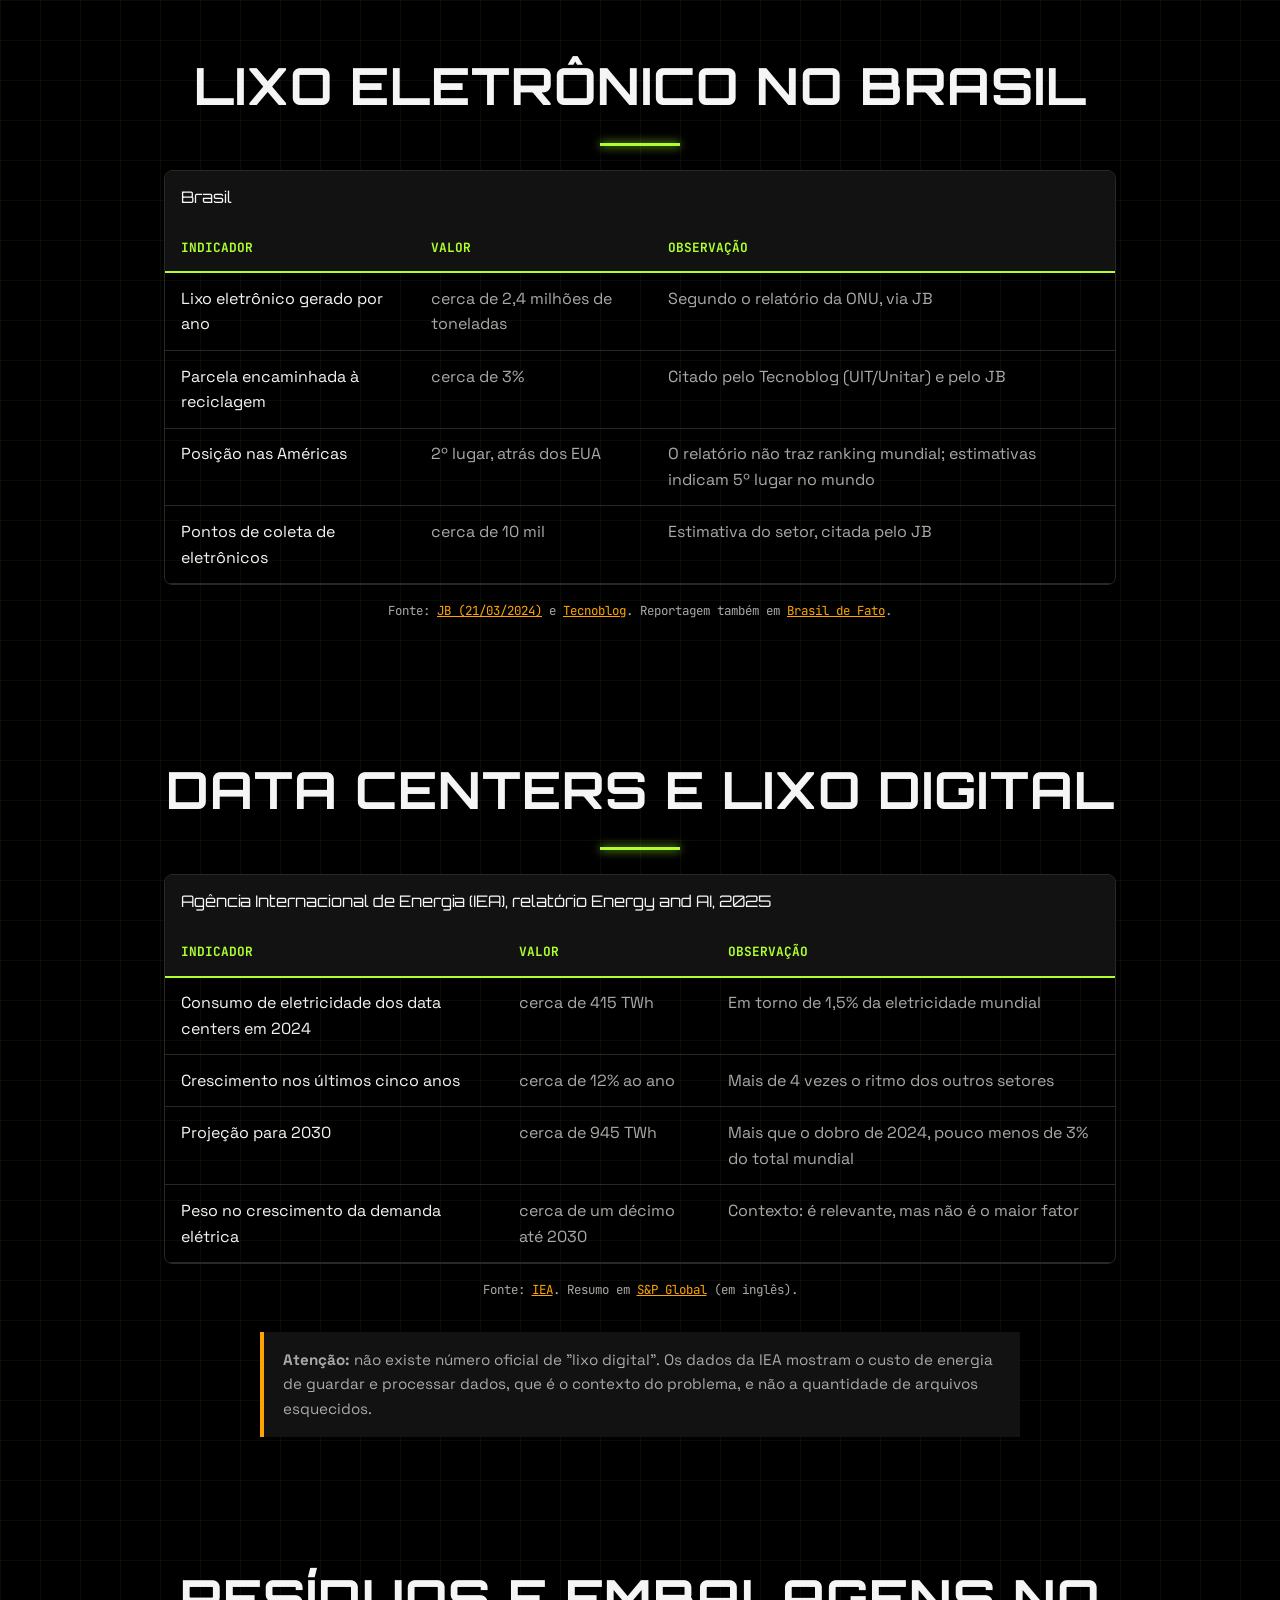
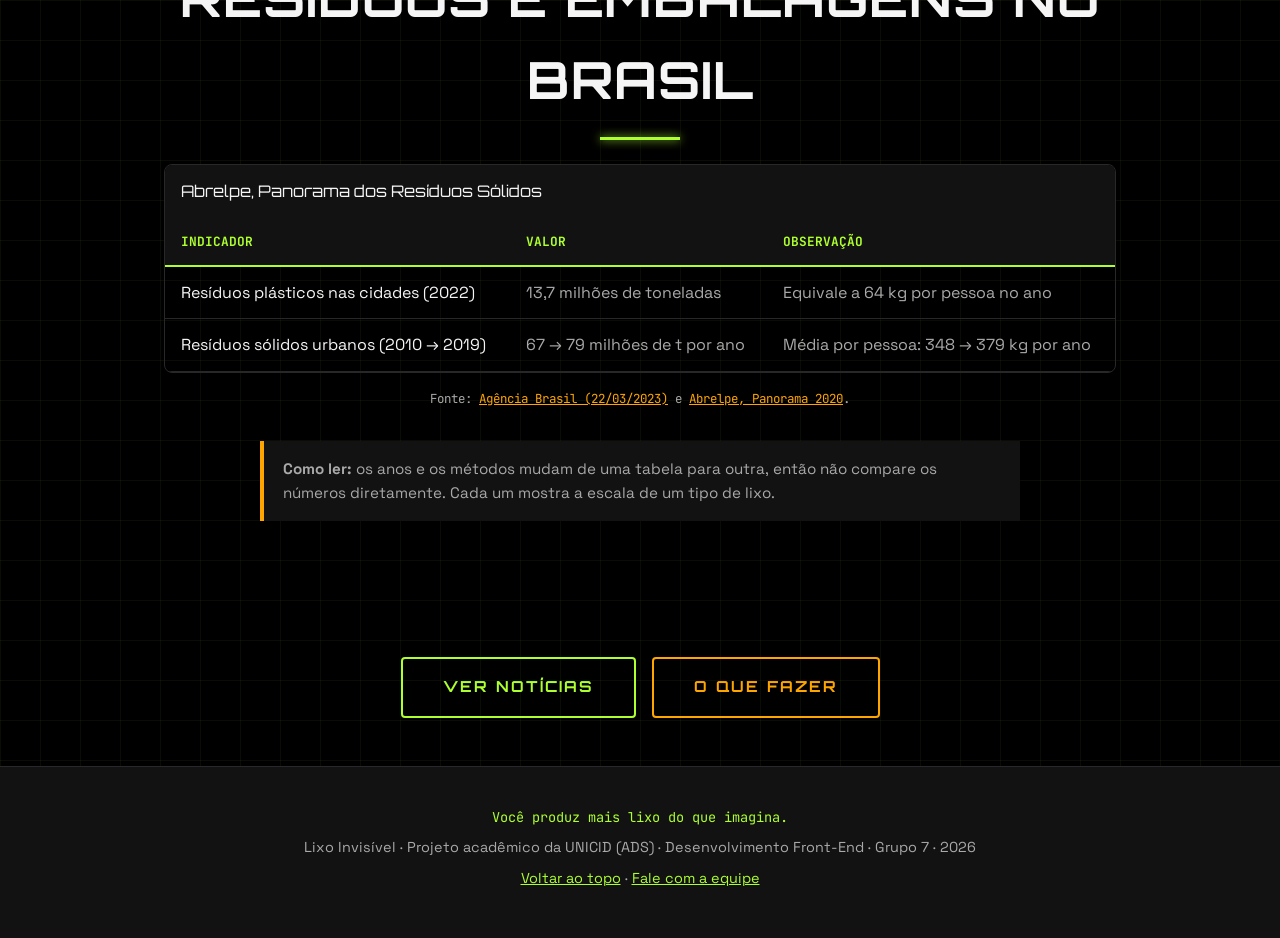
<file: impacto.html>
<!DOCTYPE html>
<html lang="pt-BR">
<head>
    <meta charset="UTF-8">
    <meta name="viewport" content="width=device-width, initial-scale=1.0">
    <title>Impacto | Lixo Invisível</title>
    <meta name="description" content="Dados e tabelas com fontes sobre lixo eletrônico, data centers e resíduos no Brasil e no mundo.">
    <meta name="theme-color" content="#000000">
    <link rel="icon" href="img/favicon.svg" type="image/svg+xml">
    <link rel="preconnect" href="https://fonts.googleapis.com">
    <link rel="preconnect" href="https://fonts.gstatic.com" crossorigin>
    <link href="https://fonts.googleapis.com/css2?family=JetBrains+Mono:wght@500&amp;family=Orbitron:wght@700;900&amp;family=Space+Grotesk:wght@400;600&amp;display=swap" rel="stylesheet">
    <link rel="stylesheet" href="css/style.css">
    <script>document.documentElement.classList.add('js');</script>
    <script src="js/app.js" defer></script>
</head>
<body>
    <a class="skip-link" href="#conteudo">Pular para o conteúdo</a>
    <header class="site-header">
        <div class="nav-wrap">
            <a class="marca" href="index.html">Lixo <span>Invisível</span></a>
            <button class="menu-toggle" type="button" aria-expanded="false" aria-controls="menu">Menu</button>
            <nav aria-label="Navegação principal">
                <ul class="menu" id="menu"><li><a href="index.html">Home</a></li><li><a href="sobre.html">Sobre</a></li><li><a href="projetos.html">Projetos</a></li><li><a href="impacto.html" aria-current="page">Impacto</a></li><li><a href="acessibilidade.html">Acessibilidade</a></li><li><a href="galeria.html">Galeria</a></li><li><a href="midia.html">Mídia</a></li><li><a href="noticias.html">Notícias</a></li><li><a href="contato.html">Contato</a></li><li><a href="orcamento_hospedagem.html">Orçamento</a></li></ul>
            </nav>
        </div>
    </header>
    <main id="conteudo" class="interna">
        <div class="page-hero">
            <span class="rotulo">impacto</span>
            <h1>Os números do lixo invisível</h1>
            <p>Dados de fontes públicas, com link para conferir. Nada de estatística inventada.</p>
        </div>

        <section>
            <div class="stats">
                <div class="stat"><strong>62 mi t</strong><span>de lixo eletrônico no mundo em 2022</span></div>
                <div class="stat"><strong>22,3%</strong><span>coletado e reciclado de forma documentada</span></div>
                <div class="stat"><strong>~3%</strong><span>do lixo eletrônico brasileiro é reciclado</span></div>
                <div class="stat"><strong>415 TWh</strong><span>consumidos por data centers em 2024</span></div>
            </div>
            <div class="conteudo">
                <h3>Quanto do lixo eletrônico mundial foi reciclado?</h3>
                <div class="barra" role="img" aria-label="22,3% documentado como reciclado, 77,7% sem registro de reciclagem formal"><span style="width:22.3%"></span></div>
                <p class="mono">22,3% com reciclagem formal documentada | 77,7% sem esse registro (2022)</p>
            </div>
        </section>
        <section id="mundo">
            <h2>Lixo eletrônico no mundo</h2>
            <div class="tabela-wrap"><table><caption>Global E-waste Monitor 2024 (dados de 2022)</caption><thead><tr><th scope="col">Indicador</th><th scope="col">Valor</th><th scope="col">Observação</th></tr></thead><tbody><tr><td>Lixo eletrônico gerado</td><td>62 milhões de toneladas</td><td>Alta de 82% desde 2010</td></tr><tr><td>Média por pessoa</td><td>7,8 kg por ano</td><td>Média global</td></tr><tr><td>Coletado e reciclado de forma documentada</td><td>22,3% (13,8 milhões de t)</td><td>Geração cresce quase 5 vezes mais rápido que a reciclagem documentada</td></tr><tr><td>Aumento anual</td><td>2,6 milhões de toneladas por ano</td><td>Estimativa do relatório</td></tr><tr><td>Projeção para 2030</td><td>82 milhões de toneladas</td><td>Taxa documentada de reciclagem cairia para 20%</td></tr><tr><td>Recursos recuperáveis não aproveitados</td><td>US$ 62 bilhões</td><td>Estimativa do relatório</td></tr></tbody></table></div><p class="fonte" style="max-width:1000px;margin:-1rem auto 2rem">Fonte: <a href="https://www.itu.int/en/ITU-D/Environment/Pages/Publications/The-Global-E-Waste-Monitor-2024.aspx" target="_blank" rel="noopener noreferrer">ITU<span class="sr-only"> (abre em nova aba)</span></a> e <a href="https://unitar.org/index.php/about/news-stories/press/global-e-waste-monitor-2024-electronic-waste-rising-five-times-faster-documented-e-waste-recycling" target="_blank" rel="noopener noreferrer">UNITAR<span class="sr-only"> (abre em nova aba)</span></a> (ONU).</p>
        </section>
        <section id="brasil">
            <h2>Lixo eletrônico no Brasil</h2>
            <div class="tabela-wrap"><table><caption>Brasil</caption><thead><tr><th scope="col">Indicador</th><th scope="col">Valor</th><th scope="col">Observação</th></tr></thead><tbody><tr><td>Lixo eletrônico gerado por ano</td><td>cerca de 2,4 milhões de toneladas</td><td>Segundo o relatório da ONU, via JB</td></tr><tr><td>Parcela encaminhada à reciclagem</td><td>cerca de 3%</td><td>Citado pelo Tecnoblog (UIT/Unitar) e pelo JB</td></tr><tr><td>Posição nas Américas</td><td>2º lugar, atrás dos EUA</td><td>O relatório não traz ranking mundial; estimativas indicam 5º lugar no mundo</td></tr><tr><td>Pontos de coleta de eletrônicos</td><td>cerca de 10 mil</td><td>Estimativa do setor, citada pelo JB</td></tr></tbody></table></div><p class="fonte" style="max-width:1000px;margin:-1rem auto 2rem">Fonte: <a href="https://www.jb.com.br/brasil/meio-ambiente/2024/03/1049208-producao-mundial-de-lixo-eletronico-e-cinco-vezes-maior-do-que-sua-reciclagem-diz-onu.html" target="_blank" rel="noopener noreferrer">JB (21/03/2024)<span class="sr-only"> (abre em nova aba)</span></a> e <a href="https://tecnoblog.net/noticias/tem-eletronico-parado-correios-agora-fazem-o-descarte-gratuito" target="_blank" rel="noopener noreferrer">Tecnoblog<span class="sr-only"> (abre em nova aba)</span></a>. Reportagem também em <a href="https://www.brasildefato.com.br/2024/12/26/brasil-e-5-pais-que-mais-gera-lixo-eletronico-mas-so-3-e-descartado-corretamente-saiba-como-fazer/" target="_blank" rel="noopener noreferrer">Brasil de Fato<span class="sr-only"> (abre em nova aba)</span></a>.</p>
        </section>
        <section id="digital">
            <h2>Data centers e lixo digital</h2>
            <div class="tabela-wrap"><table><caption>Agência Internacional de Energia (IEA), relatório Energy and AI, 2025</caption><thead><tr><th scope="col">Indicador</th><th scope="col">Valor</th><th scope="col">Observação</th></tr></thead><tbody><tr><td>Consumo de eletricidade dos data centers em 2024</td><td>cerca de 415 TWh</td><td>Em torno de 1,5% da eletricidade mundial</td></tr><tr><td>Crescimento nos últimos cinco anos</td><td>cerca de 12% ao ano</td><td>Mais de 4 vezes o ritmo dos outros setores</td></tr><tr><td>Projeção para 2030</td><td>cerca de 945 TWh</td><td>Mais que o dobro de 2024, pouco menos de 3% do total mundial</td></tr><tr><td>Peso no crescimento da demanda elétrica</td><td>cerca de um décimo até 2030</td><td>Contexto: é relevante, mas não é o maior fator</td></tr></tbody></table></div><p class="fonte" style="max-width:1000px;margin:-1rem auto 2rem">Fonte: <a href="https://www.iea.org/reports/energy-and-ai/energy-demand-from-ai" target="_blank" rel="noopener noreferrer">IEA<span class="sr-only"> (abre em nova aba)</span></a>. Resumo em <a href="https://www.spglobal.com/commodity-insights/en/news-research/latest-news/electric-power/041025-global-data-center-power-demand-to-double-by-2030-on-ai-surge-iea" lang="en" target="_blank" rel="noopener noreferrer">S&amp;P Global<span class="sr-only"> (abre em nova aba)</span></a> (em inglês).</p>
            <div class="nota"><strong>Atenção:</strong> não existe número oficial de "lixo digital". Os dados da IEA mostram o custo de energia de guardar e processar dados, que é o contexto do problema, e não a quantidade de arquivos esquecidos.</div>
        </section>
        <section id="cotidiano">
            <h2>Resíduos e embalagens no Brasil</h2>
            <div class="tabela-wrap"><table><caption>Abrelpe, Panorama dos Resíduos Sólidos</caption><thead><tr><th scope="col">Indicador</th><th scope="col">Valor</th><th scope="col">Observação</th></tr></thead><tbody><tr><td>Resíduos plásticos nas cidades (2022)</td><td>13,7 milhões de toneladas</td><td>Equivale a 64 kg por pessoa no ano</td></tr><tr><td>Resíduos sólidos urbanos (2010 → 2019)</td><td>67 → 79 milhões de t por ano</td><td>Média por pessoa: 348 → 379 kg por ano</td></tr></tbody></table></div><p class="fonte" style="max-width:1000px;margin:-1rem auto 2rem">Fonte: <a href="https://agenciabrasil.ebc.com.br/geral/noticia/2023-03/brasil-gerou-64-quilos-de-residuos-plasticos-por-pessoa-em-2022" target="_blank" rel="noopener noreferrer">Agência Brasil (22/03/2023)<span class="sr-only"> (abre em nova aba)</span></a> e <a href="https://edisciplinas.usp.br/pluginfile.php/6613160/mod_resource/content/1/Panorama-2020-V5-unicas%20%282%29.pdf" target="_blank" rel="noopener noreferrer">Abrelpe, Panorama 2020<span class="sr-only"> (abre em nova aba)</span></a>.</p>
            <div class="nota"><strong>Como ler:</strong> os anos e os métodos mudam de uma tabela para outra, então não compare os números diretamente. Cada um mostra a escala de um tipo de lixo.</div>
        </section>
        <section>
            <div class="botoes"><a class="botao" href="noticias.html">Ver notícias</a><a class="botao secundario" href="projetos.html">O que fazer</a></div>
        </section>
    </main>
    <footer class="site-footer">
        <p class="mono">Você produz mais lixo do que imagina.</p>
        <p>Lixo Invisível · Projeto acadêmico da UNICID (ADS) · Desenvolvimento Front-End · Grupo 7 · 2026</p>
        <p><a href="#conteudo">Voltar ao topo</a> · <a href="contato.html">Fale com a equipe</a></p>
    </footer>
</body>
</html>
</file>
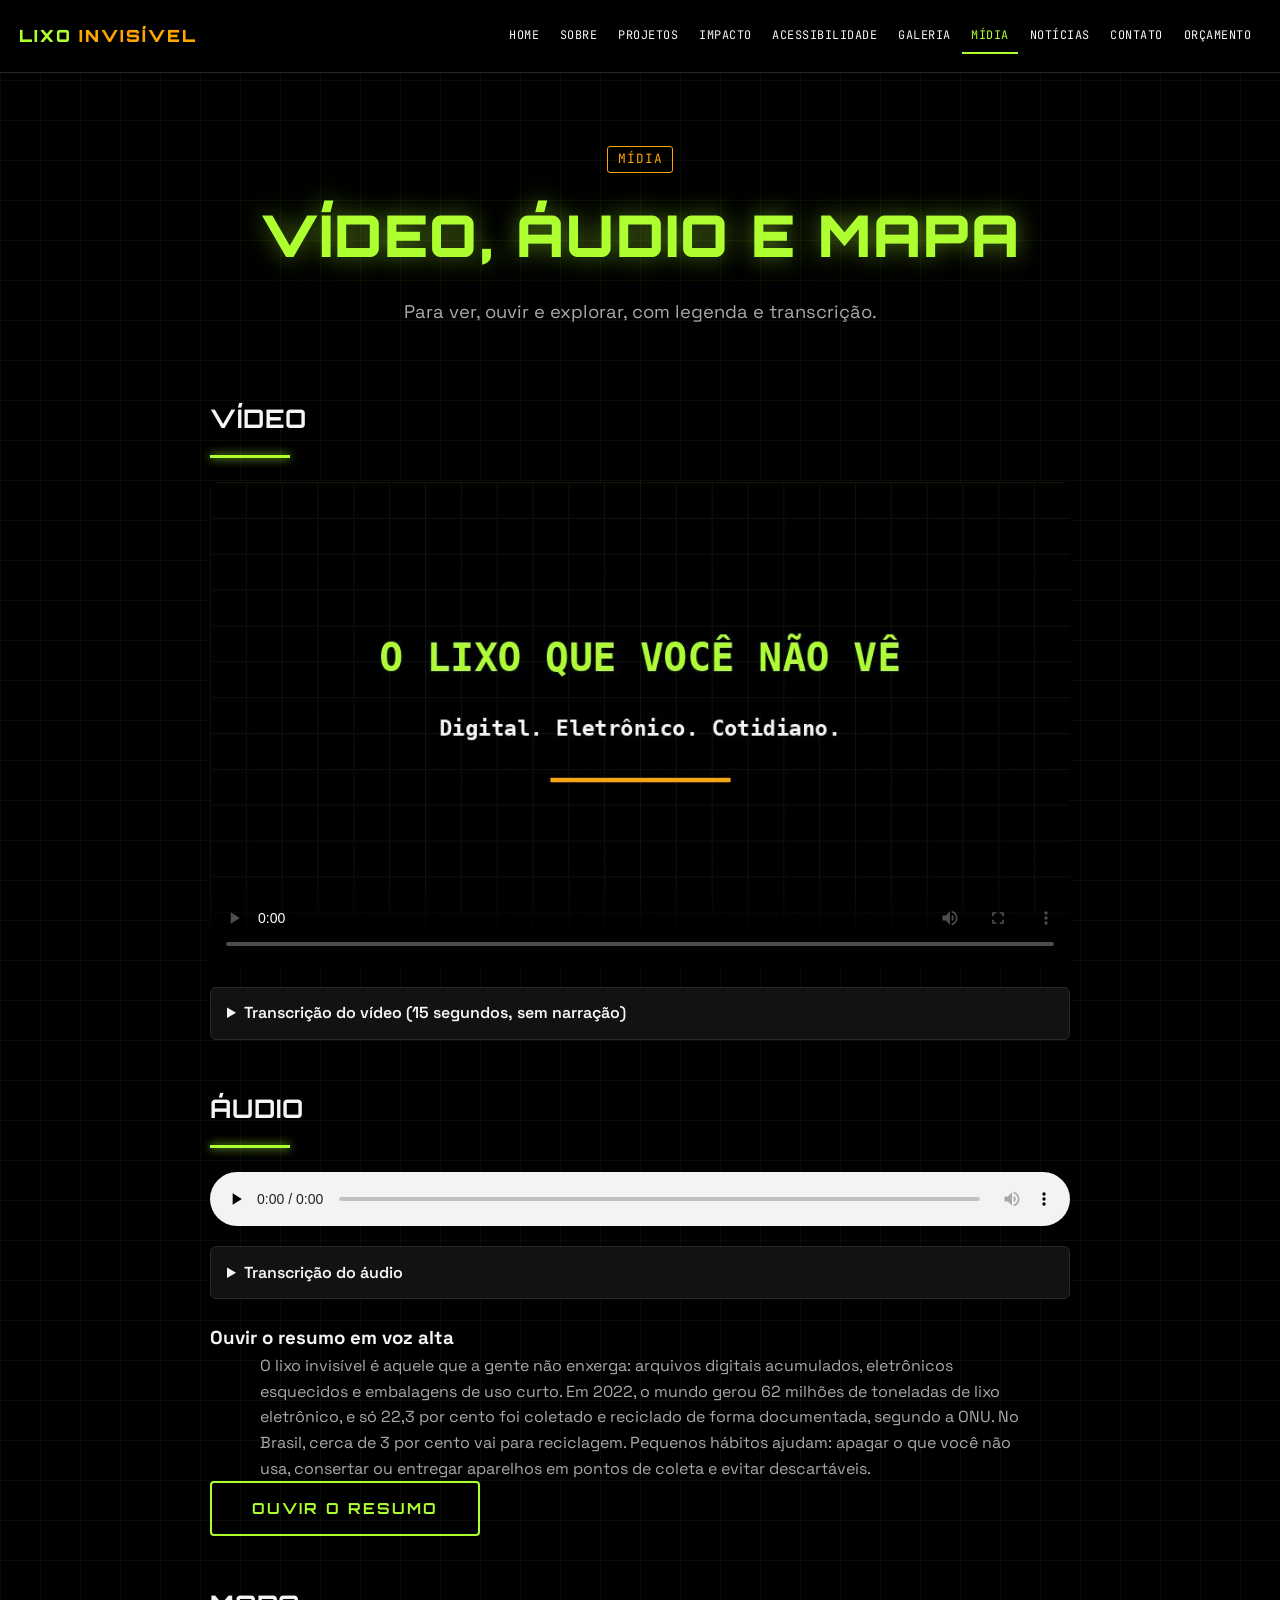
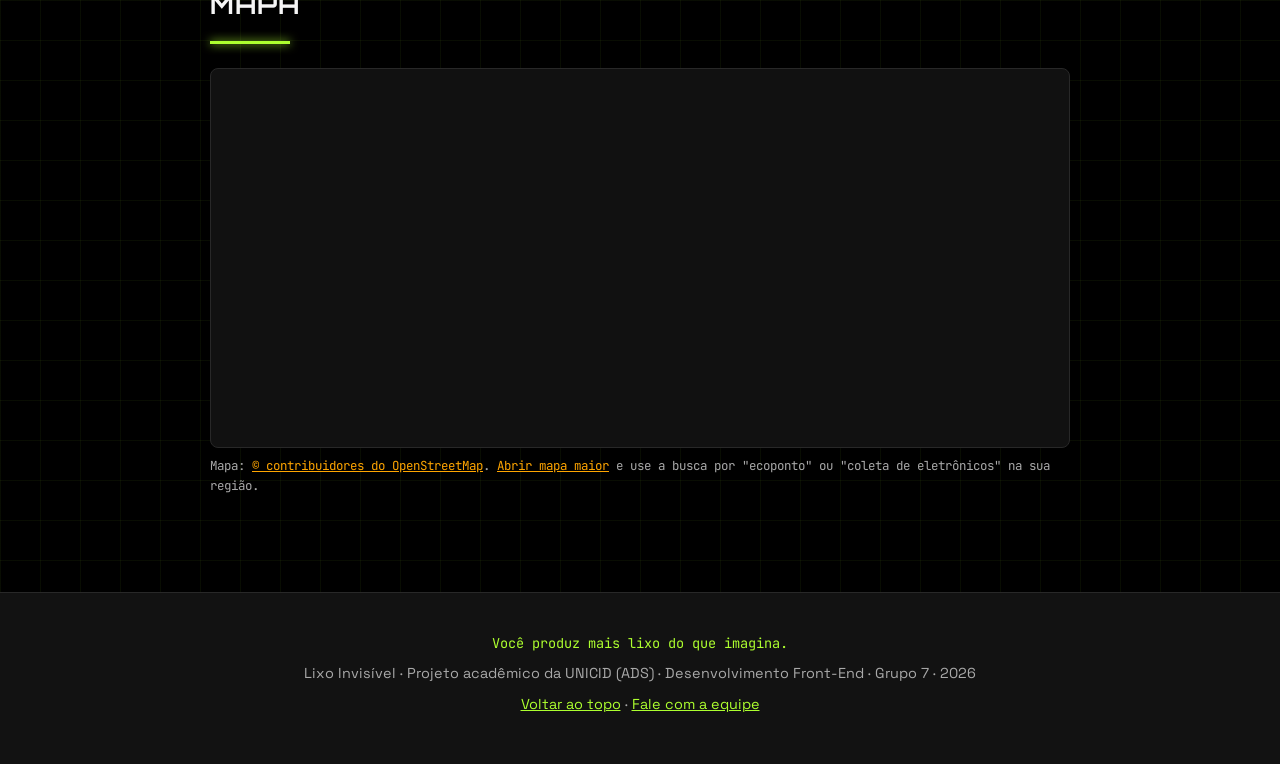
<file: midia.html>
<!DOCTYPE html>
<html lang="pt-BR">
<head>
    <meta charset="UTF-8">
    <meta name="viewport" content="width=device-width, initial-scale=1.0">
    <title>Mídia | Lixo Invisível</title>
    <meta name="description" content="Vídeo legendado, áudio com transcrição e mapa para encontrar pontos de descarte, do projeto Lixo Invisível.">
    <meta name="theme-color" content="#000000">
    <link rel="icon" href="img/favicon.svg" type="image/svg+xml">
    <link rel="preconnect" href="https://fonts.googleapis.com">
    <link rel="preconnect" href="https://fonts.gstatic.com" crossorigin>
    <link href="https://fonts.googleapis.com/css2?family=JetBrains+Mono:wght@500&amp;family=Orbitron:wght@700;900&amp;family=Space+Grotesk:wght@400;600&amp;display=swap" rel="stylesheet">
    <link rel="stylesheet" href="css/style.css">
    <script>document.documentElement.classList.add('js');</script>
    <script src="js/app.js" defer></script>
</head>
<body>
    <a class="skip-link" href="#conteudo">Pular para o conteúdo</a>
    <header class="site-header">
        <div class="nav-wrap">
            <a class="marca" href="index.html">Lixo <span>Invisível</span></a>
            <button class="menu-toggle" type="button" aria-expanded="false" aria-controls="menu">Menu</button>
            <nav aria-label="Navegação principal">
                <ul class="menu" id="menu"><li><a href="index.html">Home</a></li><li><a href="sobre.html">Sobre</a></li><li><a href="projetos.html">Projetos</a></li><li><a href="impacto.html">Impacto</a></li><li><a href="acessibilidade.html">Acessibilidade</a></li><li><a href="galeria.html">Galeria</a></li><li><a href="midia.html" aria-current="page">Mídia</a></li><li><a href="noticias.html">Notícias</a></li><li><a href="contato.html">Contato</a></li><li><a href="orcamento_hospedagem.html">Orçamento</a></li></ul>
            </nav>
        </div>
    </header>
    <main id="conteudo" class="interna">
        <div class="page-hero">
            <span class="rotulo">mídia</span>
            <h1>Vídeo, áudio e mapa</h1>
            <p>Para ver, ouvir e explorar, com legenda e transcrição.</p>
        </div>

        <section>
            <div class="midia-bloco">
                <h2>Vídeo</h2>
                <video controls preload="metadata" poster="media/poster.jpg">
                    <source src="media/lixo-invisivel.mp4" type="video/mp4">
                    <track kind="captions" src="media/lixo-invisivel.vtt" srclang="pt-BR" label="Português (Brasil)" default>
                    Seu navegador não suporta vídeo. <a href="media/lixo-invisivel.mp4">Baixe o arquivo</a>.
                </video>
                <details><summary>Transcrição do vídeo (15 segundos, sem narração)</summary>
                    <p>1. O lixo que você não vê: digital, eletrônico e do cotidiano.<br>2. 62 milhões de toneladas de lixo eletrônico no mundo em 2022 (ONU/UIT).<br>3. Só 22,3% foi coletado e reciclado de forma documentada.<br>4. No Brasil, cerca de 3% do lixo eletrônico vai para reciclagem.<br>5. Você produz mais lixo do que imagina.</p>
                </details>
            </div>
            <div class="midia-bloco">
                <h2>Áudio</h2>
                <audio controls preload="none"><source src="media/alerta-sonoro.mp3" type="audio/mpeg">Seu navegador não suporta áudio. <a href="media/alerta-sonoro.mp3">Baixe o arquivo</a>.</audio>
                <details><summary>Transcrição do áudio</summary><p>Sinal sonoro de menos de 2 segundos, sem fala: três notas que sobem de tom, como uma notificação. É a identidade sonora do projeto, para lembrar que o lixo digital "apita" sem a gente notar.</p></details>
                <h3 style="margin-top:1.5rem">Ouvir o resumo em voz alta</h3>
                <p id="resumo" class="conteudo" style="color:var(--cor-texto-secundario)">O lixo invisível é aquele que a gente não enxerga: arquivos digitais acumulados, eletrônicos esquecidos e embalagens de uso curto. Em 2022, o mundo gerou 62 milhões de toneladas de lixo eletrônico, e só 22,3 por cento foi coletado e reciclado de forma documentada, segundo a ONU. No Brasil, cerca de 3 por cento vai para reciclagem. Pequenos hábitos ajudam: apagar o que você não usa, consertar ou entregar aparelhos em pontos de coleta e evitar descartáveis.</p>
                <button id="ouvir" class="botao" type="button">Ouvir o resumo</button>
            </div>
            <div class="midia-bloco">
                <h2>Mapa</h2>
                <iframe title="Mapa de São Paulo do OpenStreetMap, para procurar pontos de descarte" src="https://www.openstreetmap.org/export/embed.html?bbox=-46.75%2C-23.65%2C-46.50%2C-23.45&amp;layer=mapnik" loading="lazy"></iframe>
                <p class="fonte">Mapa: <a href="https://www.openstreetmap.org/copyright" target="_blank" rel="noopener noreferrer">© contribuidores do OpenStreetMap<span class="sr-only"> (abre em nova aba)</span></a>. <a href="https://www.openstreetmap.org/#map=12/-23.55/-46.63" target="_blank" rel="noopener noreferrer">Abrir mapa maior<span class="sr-only"> (abre em nova aba)</span></a> e use a busca por "ecoponto" ou "coleta de eletrônicos" na sua região.</p>
            </div>
        </section>
    </main>
    <footer class="site-footer">
        <p class="mono">Você produz mais lixo do que imagina.</p>
        <p>Lixo Invisível · Projeto acadêmico da UNICID (ADS) · Desenvolvimento Front-End · Grupo 7 · 2026</p>
        <p><a href="#conteudo">Voltar ao topo</a> · <a href="contato.html">Fale com a equipe</a></p>
    </footer>
</body>
</html>
</file>
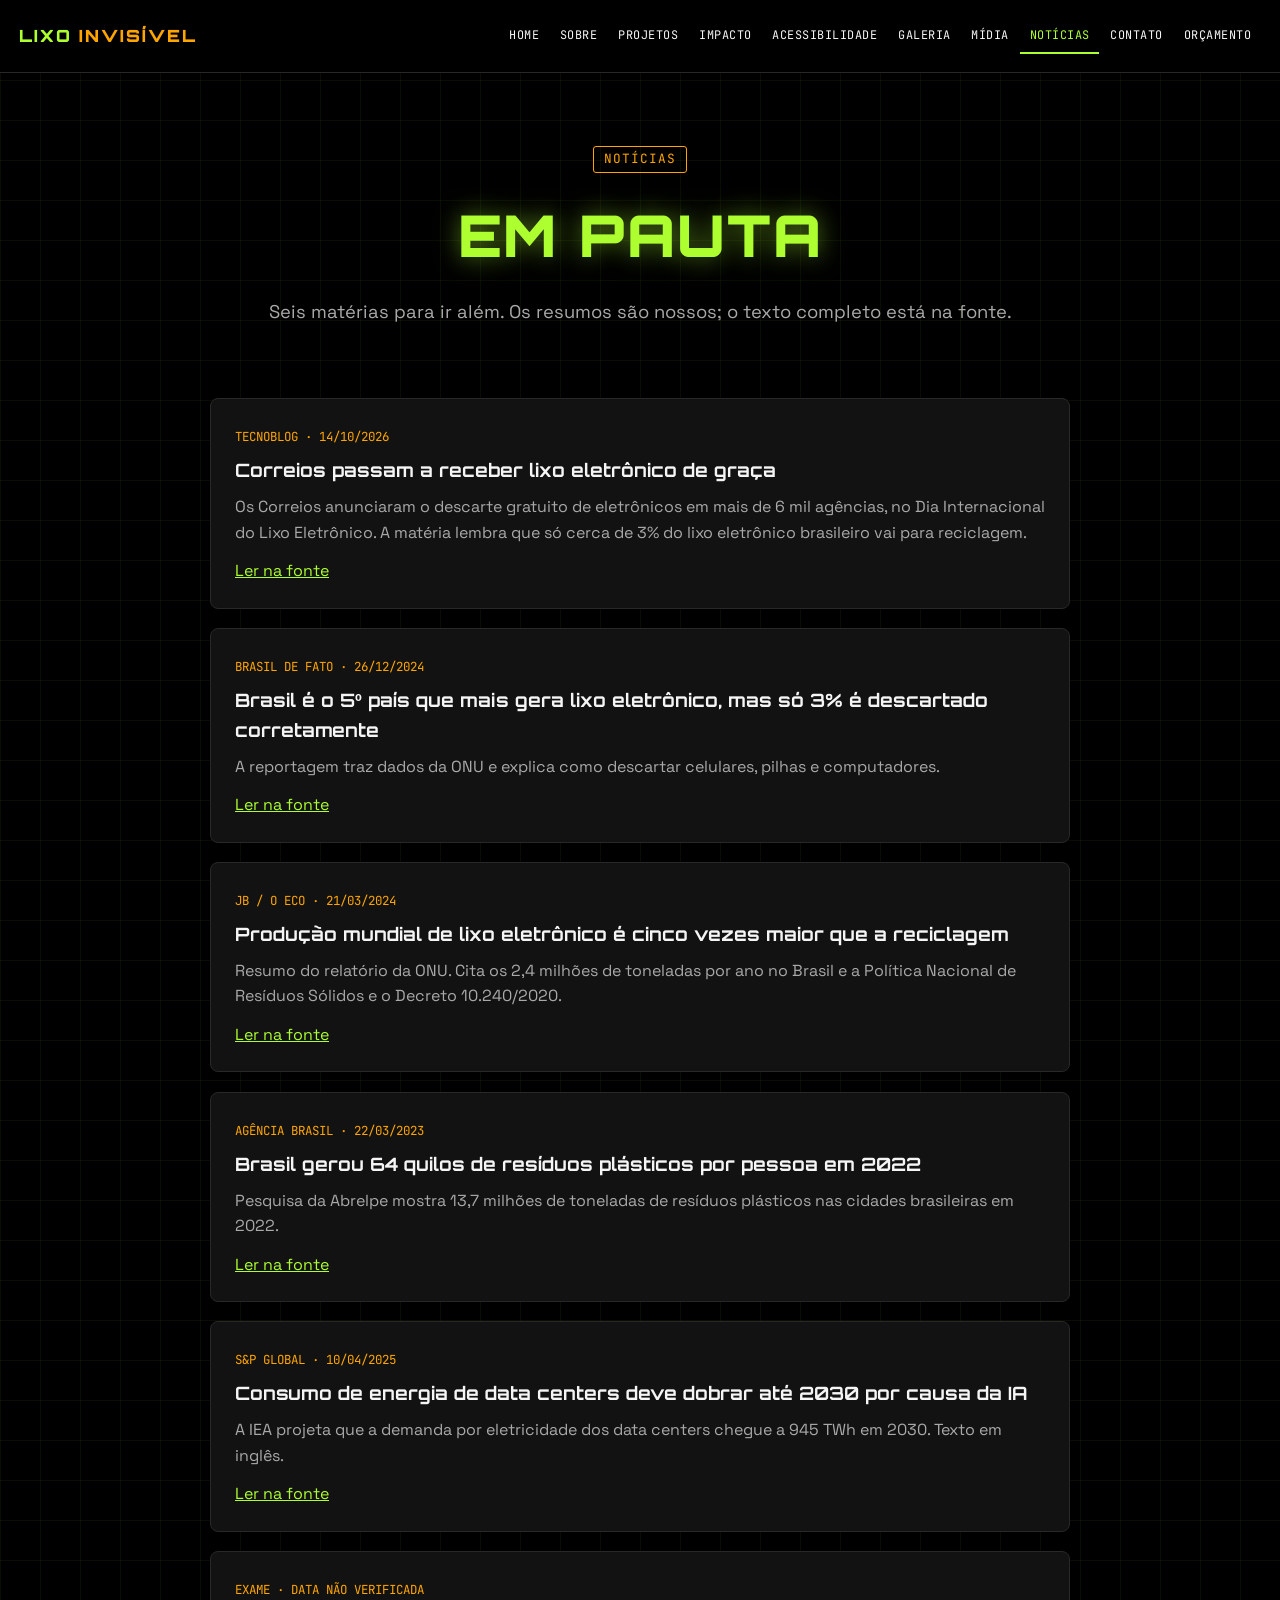
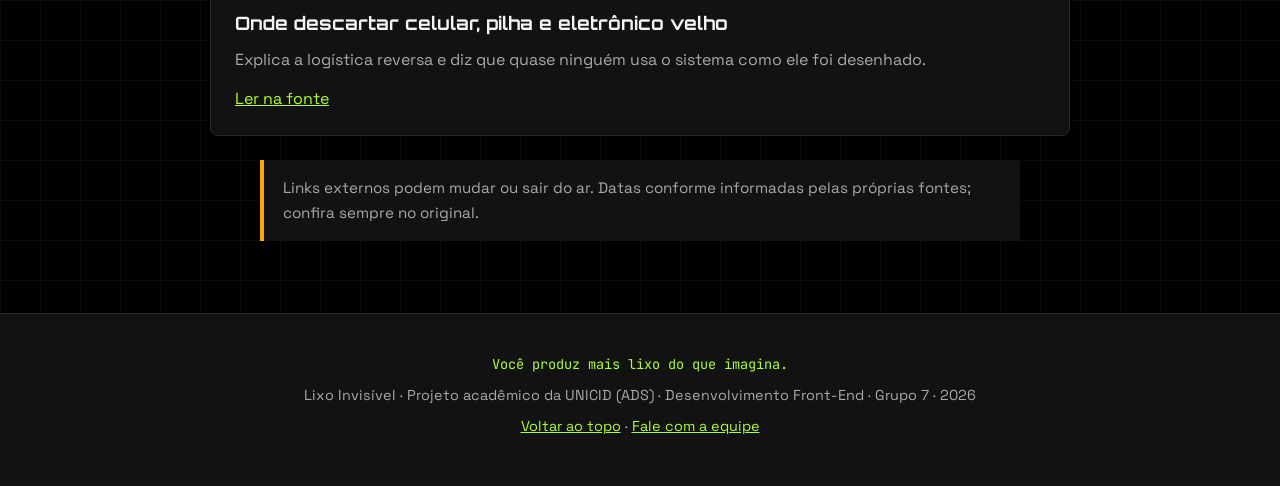
<file: noticias.html>
<!DOCTYPE html>
<html lang="pt-BR">
<head>
    <meta charset="UTF-8">
    <meta name="viewport" content="width=device-width, initial-scale=1.0">
    <title>Notícias | Lixo Invisível</title>
    <meta name="description" content="Notícias e artigos recentes sobre lixo eletrônico, descarte e resíduos, com resumo e link para a fonte.">
    <meta name="theme-color" content="#000000">
    <link rel="icon" href="img/favicon.svg" type="image/svg+xml">
    <link rel="preconnect" href="https://fonts.googleapis.com">
    <link rel="preconnect" href="https://fonts.gstatic.com" crossorigin>
    <link href="https://fonts.googleapis.com/css2?family=JetBrains+Mono:wght@500&amp;family=Orbitron:wght@700;900&amp;family=Space+Grotesk:wght@400;600&amp;display=swap" rel="stylesheet">
    <link rel="stylesheet" href="css/style.css">
    <script>document.documentElement.classList.add('js');</script>
    <script src="js/app.js" defer></script>
</head>
<body>
    <a class="skip-link" href="#conteudo">Pular para o conteúdo</a>
    <header class="site-header">
        <div class="nav-wrap">
            <a class="marca" href="index.html">Lixo <span>Invisível</span></a>
            <button class="menu-toggle" type="button" aria-expanded="false" aria-controls="menu">Menu</button>
            <nav aria-label="Navegação principal">
                <ul class="menu" id="menu"><li><a href="index.html">Home</a></li><li><a href="sobre.html">Sobre</a></li><li><a href="projetos.html">Projetos</a></li><li><a href="impacto.html">Impacto</a></li><li><a href="acessibilidade.html">Acessibilidade</a></li><li><a href="galeria.html">Galeria</a></li><li><a href="midia.html">Mídia</a></li><li><a href="noticias.html" aria-current="page">Notícias</a></li><li><a href="contato.html">Contato</a></li><li><a href="orcamento_hospedagem.html">Orçamento</a></li></ul>
            </nav>
        </div>
    </header>
    <main id="conteudo" class="interna">
        <div class="page-hero">
            <span class="rotulo">notícias</span>
            <h1>Em pauta</h1>
            <p>Seis matérias para ir além. Os resumos são nossos; o texto completo está na fonte.</p>
        </div>

        <section>
            <div class="noticias">
                <article class="noticia"><span class="meta">Tecnoblog · 14/10/2026</span><h3>Correios passam a receber lixo eletrônico de graça</h3><p>Os Correios anunciaram o descarte gratuito de eletrônicos em mais de 6 mil agências, no Dia Internacional do Lixo Eletrônico. A matéria lembra que só cerca de 3% do lixo eletrônico brasileiro vai para reciclagem.</p><a href="https://tecnoblog.net/noticias/tem-eletronico-parado-correios-agora-fazem-o-descarte-gratuito" target="_blank" rel="noopener noreferrer">Ler na fonte<span class="sr-only"> (abre em nova aba)</span></a></article>
                <article class="noticia"><span class="meta">Brasil de Fato · 26/12/2024</span><h3>Brasil é o 5º país que mais gera lixo eletrônico, mas só 3% é descartado corretamente</h3><p>A reportagem traz dados da ONU e explica como descartar celulares, pilhas e computadores.</p><a href="https://www.brasildefato.com.br/2024/12/26/brasil-e-5-pais-que-mais-gera-lixo-eletronico-mas-so-3-e-descartado-corretamente-saiba-como-fazer/" target="_blank" rel="noopener noreferrer">Ler na fonte<span class="sr-only"> (abre em nova aba)</span></a></article>
                <article class="noticia"><span class="meta">JB / O Eco · 21/03/2024</span><h3>Produção mundial de lixo eletrônico é cinco vezes maior que a reciclagem</h3><p>Resumo do relatório da ONU. Cita os 2,4 milhões de toneladas por ano no Brasil e a Política Nacional de Resíduos Sólidos e o Decreto 10.240/2020.</p><a href="https://www.jb.com.br/brasil/meio-ambiente/2024/03/1049208-producao-mundial-de-lixo-eletronico-e-cinco-vezes-maior-do-que-sua-reciclagem-diz-onu.html" target="_blank" rel="noopener noreferrer">Ler na fonte<span class="sr-only"> (abre em nova aba)</span></a></article>
                <article class="noticia"><span class="meta">Agência Brasil · 22/03/2023</span><h3>Brasil gerou 64 quilos de resíduos plásticos por pessoa em 2022</h3><p>Pesquisa da Abrelpe mostra 13,7 milhões de toneladas de resíduos plásticos nas cidades brasileiras em 2022.</p><a href="https://agenciabrasil.ebc.com.br/geral/noticia/2023-03/brasil-gerou-64-quilos-de-residuos-plasticos-por-pessoa-em-2022" target="_blank" rel="noopener noreferrer">Ler na fonte<span class="sr-only"> (abre em nova aba)</span></a></article>
                <article class="noticia"><span class="meta">S&P Global · 10/04/2025</span><h3>Consumo de energia de data centers deve dobrar até 2030 por causa da IA</h3><p>A IEA projeta que a demanda por eletricidade dos data centers chegue a 945 TWh em 2030. Texto em inglês.</p><a href="https://www.spglobal.com/commodity-insights/en/news-research/latest-news/electric-power/041025-global-data-center-power-demand-to-double-by-2030-on-ai-surge-iea" lang="en" target="_blank" rel="noopener noreferrer">Ler na fonte<span class="sr-only"> (abre em nova aba)</span></a></article>
                <article class="noticia"><span class="meta">Exame · data não verificada</span><h3>Onde descartar celular, pilha e eletrônico velho</h3><p>Explica a logística reversa e diz que quase ninguém usa o sistema como ele foi desenhado.</p><a href="https://exame.com/tecnologia/examelab/onde-descartar-celular-pilha-e-eletronico-velho-a-logistica-reversa-que-quase-ninguem-usa/" target="_blank" rel="noopener noreferrer">Ler na fonte<span class="sr-only"> (abre em nova aba)</span></a></article>
            </div>
            <div class="nota">Links externos podem mudar ou sair do ar. Datas conforme informadas pelas próprias fontes; confira sempre no original.</div>
        </section>
    </main>
    <footer class="site-footer">
        <p class="mono">Você produz mais lixo do que imagina.</p>
        <p>Lixo Invisível · Projeto acadêmico da UNICID (ADS) · Desenvolvimento Front-End · Grupo 7 · 2026</p>
        <p><a href="#conteudo">Voltar ao topo</a> · <a href="contato.html">Fale com a equipe</a></p>
    </footer>
</body>
</html>
</file>
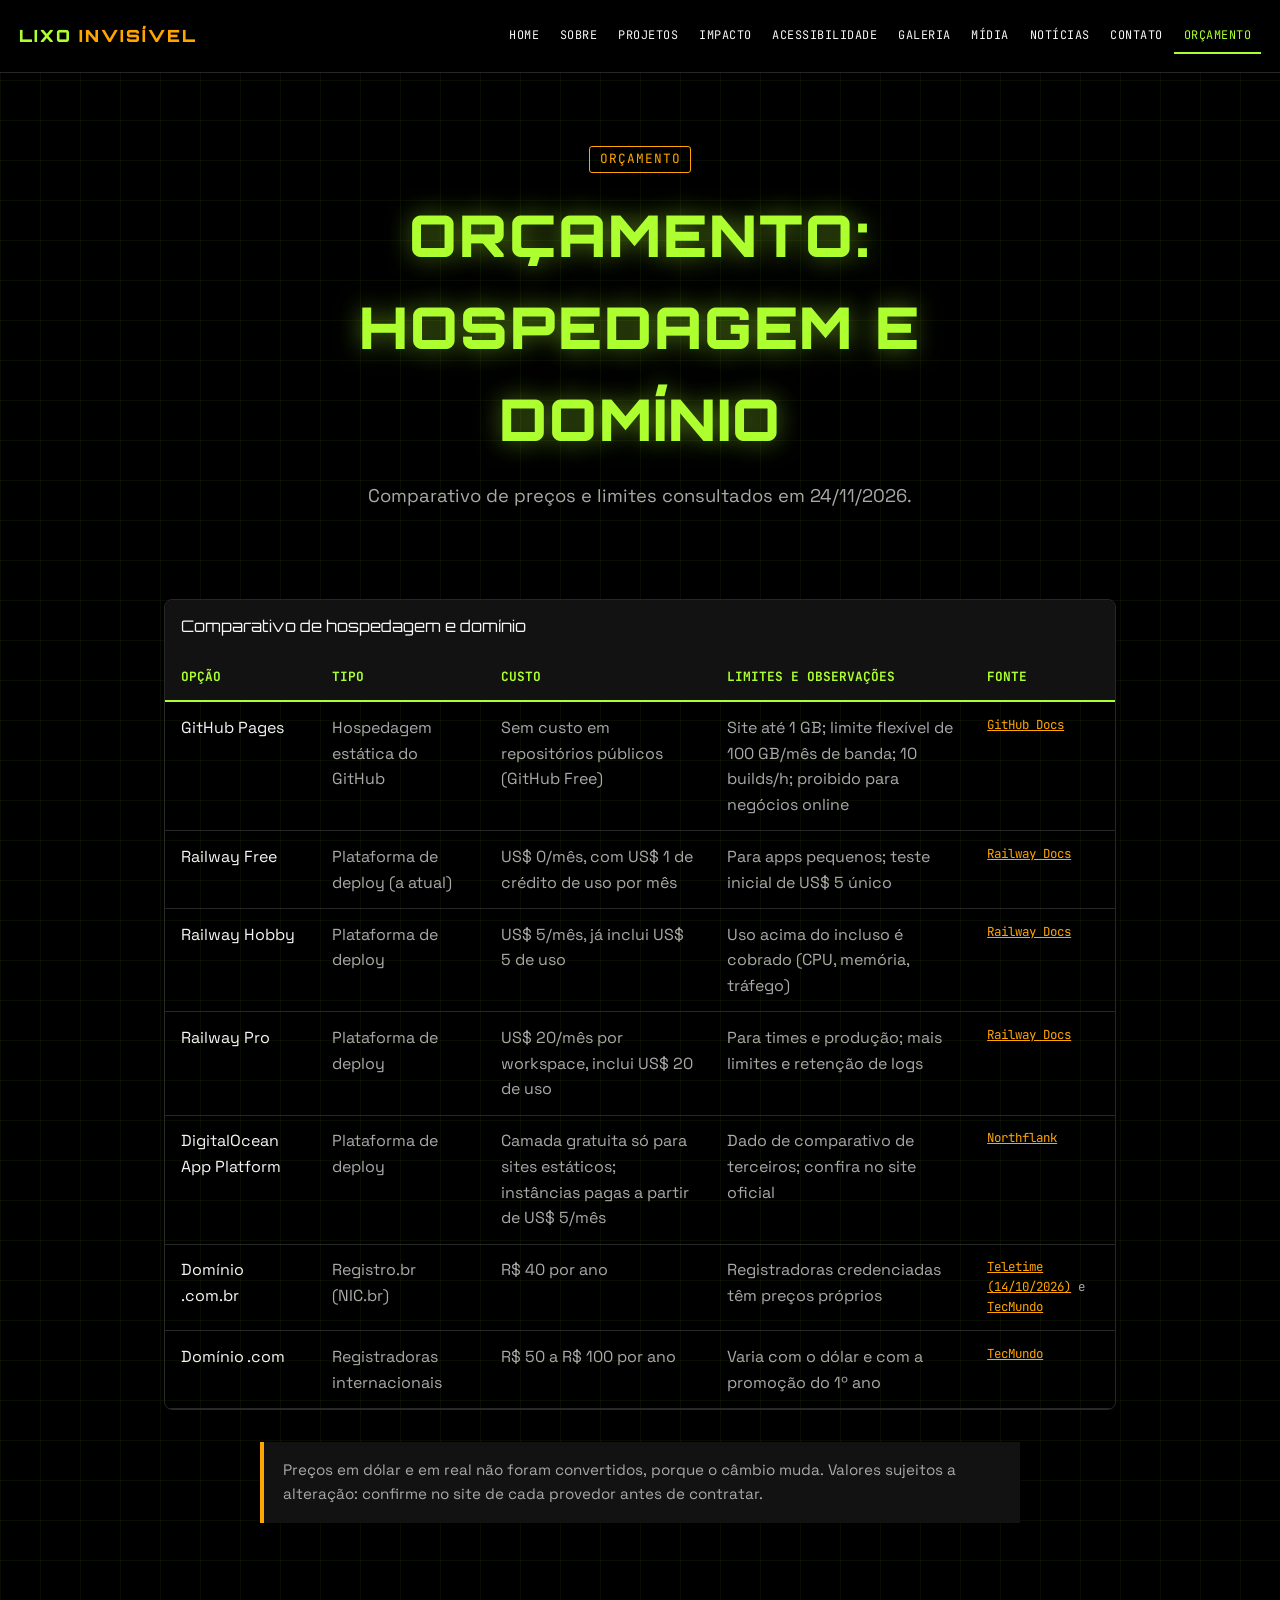
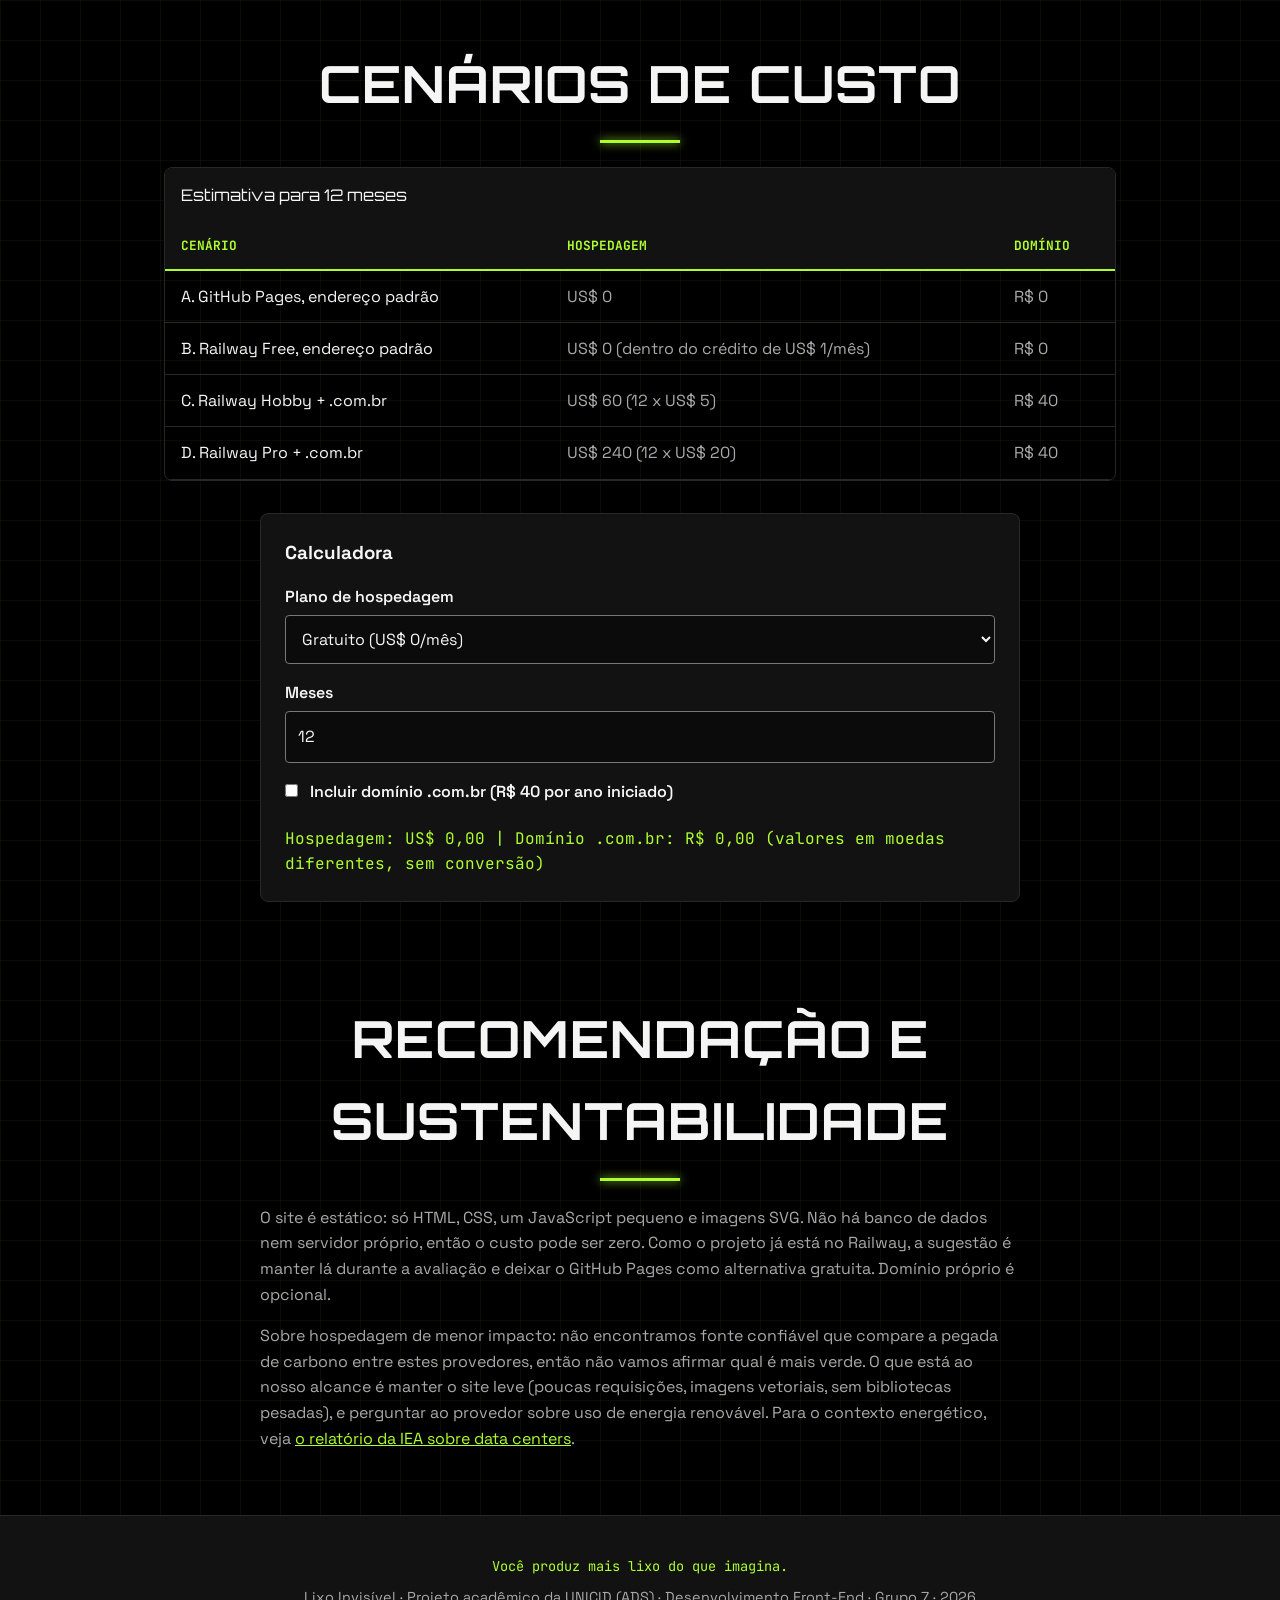
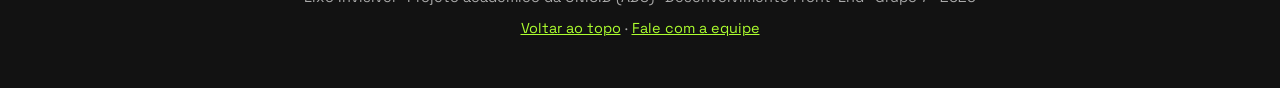
<file: orcamento_hospedagem.html>
<!DOCTYPE html>
<html lang="pt-BR">
<head>
    <meta charset="UTF-8">
    <meta name="viewport" content="width=device-width, initial-scale=1.0">
    <title>Orçamento de hospedagem | Lixo Invisível</title>
    <meta name="description" content="Comparativo de hospedagem e domínio para o site Lixo Invisível: GitHub Pages, Railway, DigitalOcean e registro de domínio.">
    <meta name="theme-color" content="#000000">
    <link rel="icon" href="img/favicon.svg" type="image/svg+xml">
    <link rel="preconnect" href="https://fonts.googleapis.com">
    <link rel="preconnect" href="https://fonts.gstatic.com" crossorigin>
    <link href="https://fonts.googleapis.com/css2?family=JetBrains+Mono:wght@500&amp;family=Orbitron:wght@700;900&amp;family=Space+Grotesk:wght@400;600&amp;display=swap" rel="stylesheet">
    <link rel="stylesheet" href="css/style.css">
    <script>document.documentElement.classList.add('js');</script>
    <script src="js/app.js" defer></script>
</head>
<body>
    <a class="skip-link" href="#conteudo">Pular para o conteúdo</a>
    <header class="site-header">
        <div class="nav-wrap">
            <a class="marca" href="index.html">Lixo <span>Invisível</span></a>
            <button class="menu-toggle" type="button" aria-expanded="false" aria-controls="menu">Menu</button>
            <nav aria-label="Navegação principal">
                <ul class="menu" id="menu"><li><a href="index.html">Home</a></li><li><a href="sobre.html">Sobre</a></li><li><a href="projetos.html">Projetos</a></li><li><a href="impacto.html">Impacto</a></li><li><a href="acessibilidade.html">Acessibilidade</a></li><li><a href="galeria.html">Galeria</a></li><li><a href="midia.html">Mídia</a></li><li><a href="noticias.html">Notícias</a></li><li><a href="contato.html">Contato</a></li><li><a href="orcamento_hospedagem.html" aria-current="page">Orçamento</a></li></ul>
            </nav>
        </div>
    </header>
    <main id="conteudo" class="interna">
        <div class="page-hero">
            <span class="rotulo">orçamento</span>
            <h1>Orçamento: hospedagem e domínio</h1>
            <p>Comparativo de preços e limites consultados em 24/11/2026.</p>
        </div>

        <section>
            <div class="tabela-wrap"><table><caption>Comparativo de hospedagem e domínio</caption><thead><tr><th scope="col">Opção</th><th scope="col">Tipo</th><th scope="col">Custo</th><th scope="col">Limites e observações</th><th scope="col">Fonte</th></tr></thead><tbody><tr><td>GitHub Pages</td><td>Hospedagem estática do GitHub</td><td>Sem custo em repositórios públicos (GitHub Free)</td><td>Site até 1 GB; limite flexível de 100 GB/mês de banda; 10 builds/h; proibido para negócios online</td><td class="fonte"><a href="https://docs.github.com/en/pages/getting-started-with-github-pages/github-pages-limits" target="_blank" rel="noopener noreferrer">GitHub Docs<span class="sr-only"> (abre em nova aba)</span></a></td></tr><tr><td>Railway Free</td><td>Plataforma de deploy (a atual)</td><td>US$ 0/mês, com US$ 1 de crédito de uso por mês</td><td>Para apps pequenos; teste inicial de US$ 5 único</td><td class="fonte"><a href="https://docs.railway.com/reference/pricing/plans" target="_blank" rel="noopener noreferrer">Railway Docs<span class="sr-only"> (abre em nova aba)</span></a></td></tr><tr><td>Railway Hobby</td><td>Plataforma de deploy</td><td>US$ 5/mês, já inclui US$ 5 de uso</td><td>Uso acima do incluso é cobrado (CPU, memória, tráfego)</td><td class="fonte"><a href="https://docs.railway.com/reference/pricing/plans" target="_blank" rel="noopener noreferrer">Railway Docs<span class="sr-only"> (abre em nova aba)</span></a></td></tr><tr><td>Railway Pro</td><td>Plataforma de deploy</td><td>US$ 20/mês por workspace, inclui US$ 20 de uso</td><td>Para times e produção; mais limites e retenção de logs</td><td class="fonte"><a href="https://docs.railway.com/reference/pricing/plans" target="_blank" rel="noopener noreferrer">Railway Docs<span class="sr-only"> (abre em nova aba)</span></a></td></tr><tr><td>DigitalOcean App Platform</td><td>Plataforma de deploy</td><td>Camada gratuita só para sites estáticos; instâncias pagas a partir de US$ 5/mês</td><td>Dado de comparativo de terceiros; confira no site oficial</td><td class="fonte"><a href="https://northflank.com/blog/railway-vs-digitalocean" target="_blank" rel="noopener noreferrer">Northflank<span class="sr-only"> (abre em nova aba)</span></a></td></tr><tr><td>Domínio .com.br</td><td>Registro.br (NIC.br)</td><td>R$ 40 por ano</td><td>Registradoras credenciadas têm preços próprios</td><td class="fonte"><a href="https://teletime.com.br/14/10/2026/br-6-milhoes/" target="_blank" rel="noopener noreferrer">Teletime (14/10/2026)<span class="sr-only"> (abre em nova aba)</span></a> e <a href="https://www.tecmundo.com.br/internet/405860-descubra-quanto-custa-um-dominio-de-site-e-como-registrar-o-seu.htm" target="_blank" rel="noopener noreferrer">TecMundo<span class="sr-only"> (abre em nova aba)</span></a></td></tr><tr><td>Domínio .com</td><td>Registradoras internacionais</td><td>R$ 50 a R$ 100 por ano</td><td>Varia com o dólar e com a promoção do 1º ano</td><td class="fonte"><a href="https://www.tecmundo.com.br/internet/405860-descubra-quanto-custa-um-dominio-de-site-e-como-registrar-o-seu.htm" target="_blank" rel="noopener noreferrer">TecMundo<span class="sr-only"> (abre em nova aba)</span></a></td></tr></tbody></table></div>
            <div class="nota">Preços em dólar e em real não foram convertidos, porque o câmbio muda. Valores sujeitos a alteração: confirme no site de cada provedor antes de contratar.</div>
        </section>
        <section>
            <h2>Cenários de custo</h2>
            <div class="tabela-wrap"><table><caption>Estimativa para 12 meses</caption><thead><tr><th scope="col">Cenário</th><th scope="col">Hospedagem</th><th scope="col">Domínio</th></tr></thead><tbody>
                <tr><td>A. GitHub Pages, endereço padrão</td><td>US$ 0</td><td>R$ 0</td></tr>
                <tr><td>B. Railway Free, endereço padrão</td><td>US$ 0 (dentro do crédito de US$ 1/mês)</td><td>R$ 0</td></tr>
                <tr><td>C. Railway Hobby + .com.br</td><td>US$ 60 (12 x US$ 5)</td><td>R$ 40</td></tr>
                <tr><td>D. Railway Pro + .com.br</td><td>US$ 240 (12 x US$ 20)</td><td>R$ 40</td></tr></tbody></table></div>
            <form id="calc" class="calc" onsubmit="return false">
                <h3>Calculadora</h3>
                <div class="campo"><label for="plano">Plano de hospedagem</label><select id="plano"><option value="0">Gratuito (US$ 0/mês)</option><option value="5">Railway Hobby (US$ 5/mês)</option><option value="20">Railway Pro (US$ 20/mês)</option></select></div>
                <div class="campo"><label for="meses">Meses</label><input id="meses" type="number" min="1" max="60" value="12"></div>
                <div class="campo"><label><input id="dominio" type="checkbox"> Incluir domínio .com.br (R$ 40 por ano iniciado)</label></div>
                <output id="resultado" role="status" aria-live="polite"></output>
            </form>
        </section>
        <section>
            <h2>Recomendação e sustentabilidade</h2>
            <div class="conteudo">
                <p>O site é estático: só HTML, CSS, um JavaScript pequeno e imagens SVG. Não há banco de dados nem servidor próprio, então o custo pode ser zero. Como o projeto já está no Railway, a sugestão é manter lá durante a avaliação e deixar o GitHub Pages como alternativa gratuita. Domínio próprio é opcional.</p>
                <p>Sobre hospedagem de menor impacto: não encontramos fonte confiável que compare a pegada de carbono entre estes provedores, então não vamos afirmar qual é mais verde. O que está ao nosso alcance é manter o site leve (poucas requisições, imagens vetoriais, sem bibliotecas pesadas), e perguntar ao provedor sobre uso de energia renovável. Para o contexto energético, veja <a href="https://www.iea.org/reports/energy-and-ai/energy-demand-from-ai" target="_blank" rel="noopener noreferrer">o relatório da IEA sobre data centers<span class="sr-only"> (abre em nova aba)</span></a>.</p>
            </div>
        </section>
    </main>
    <footer class="site-footer">
        <p class="mono">Você produz mais lixo do que imagina.</p>
        <p>Lixo Invisível · Projeto acadêmico da UNICID (ADS) · Desenvolvimento Front-End · Grupo 7 · 2026</p>
        <p><a href="#conteudo">Voltar ao topo</a> · <a href="contato.html">Fale com a equipe</a></p>
    </footer>
</body>
</html>
</file>
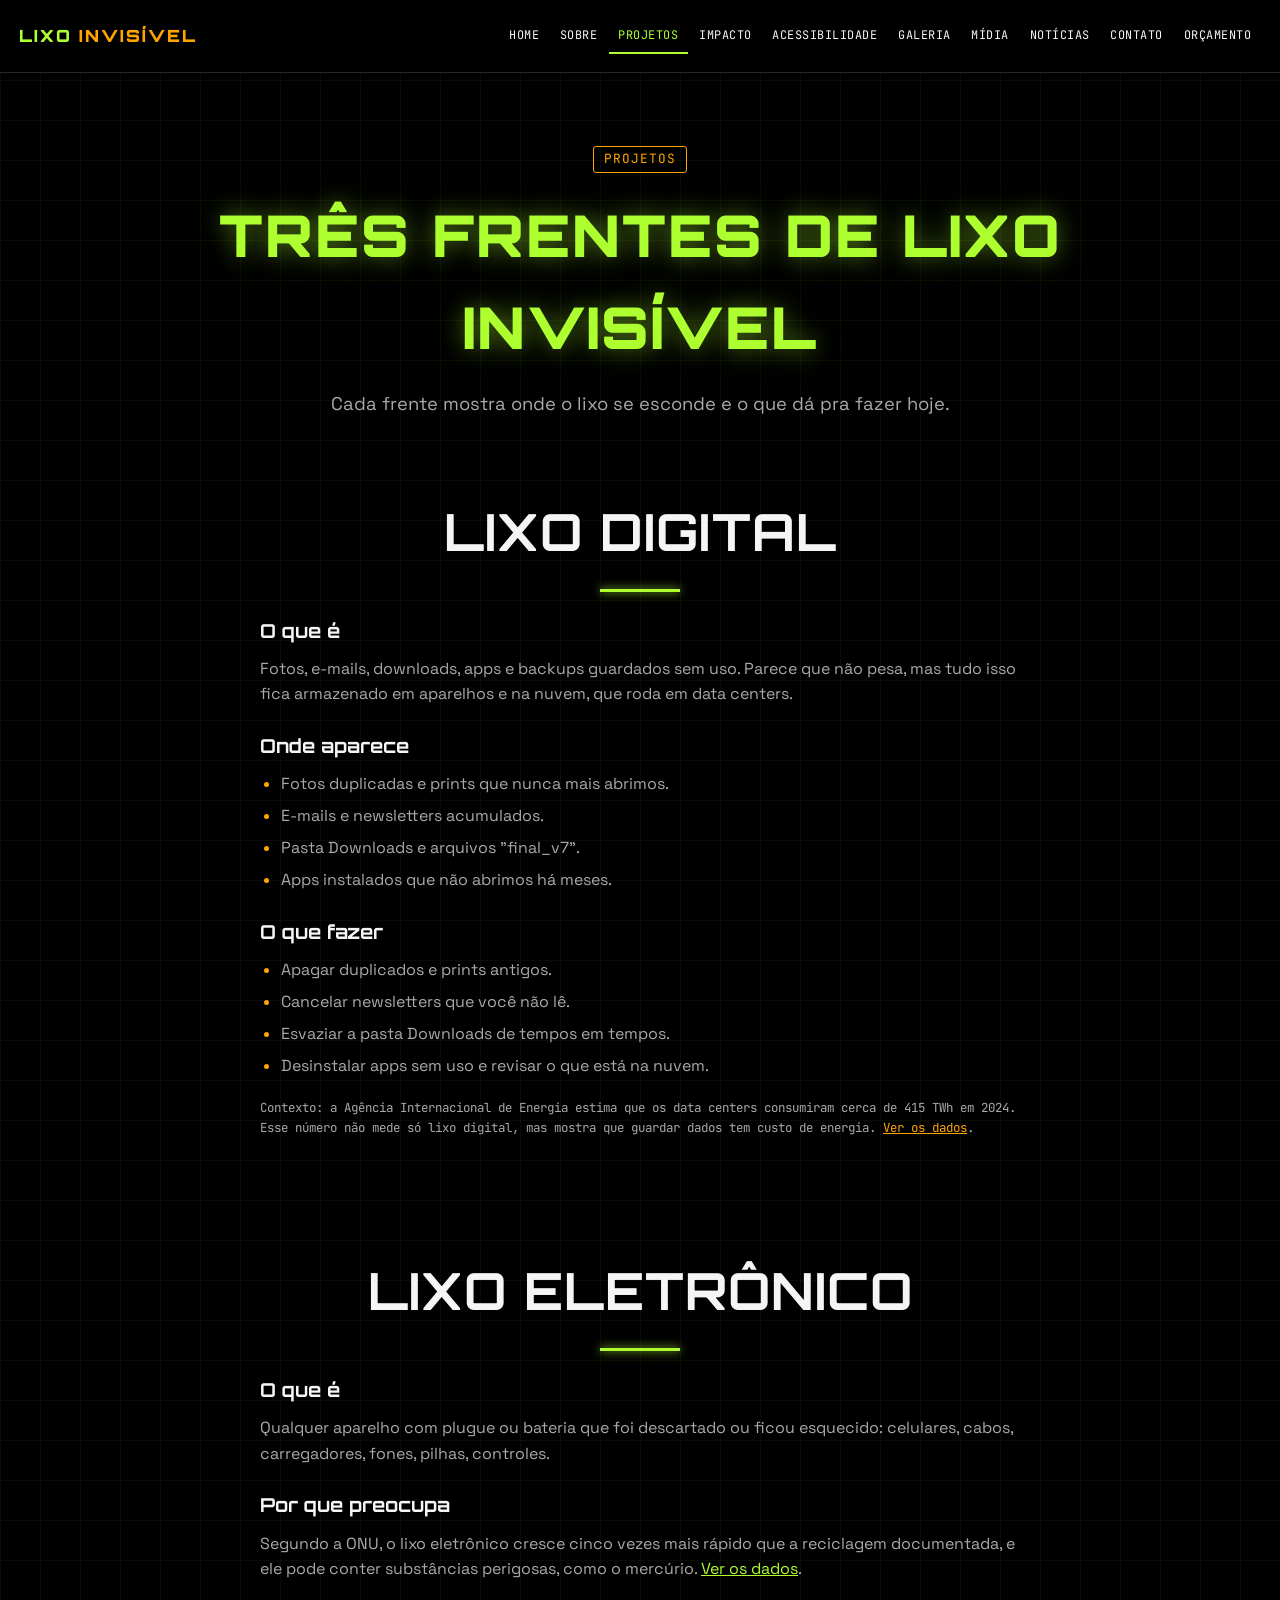
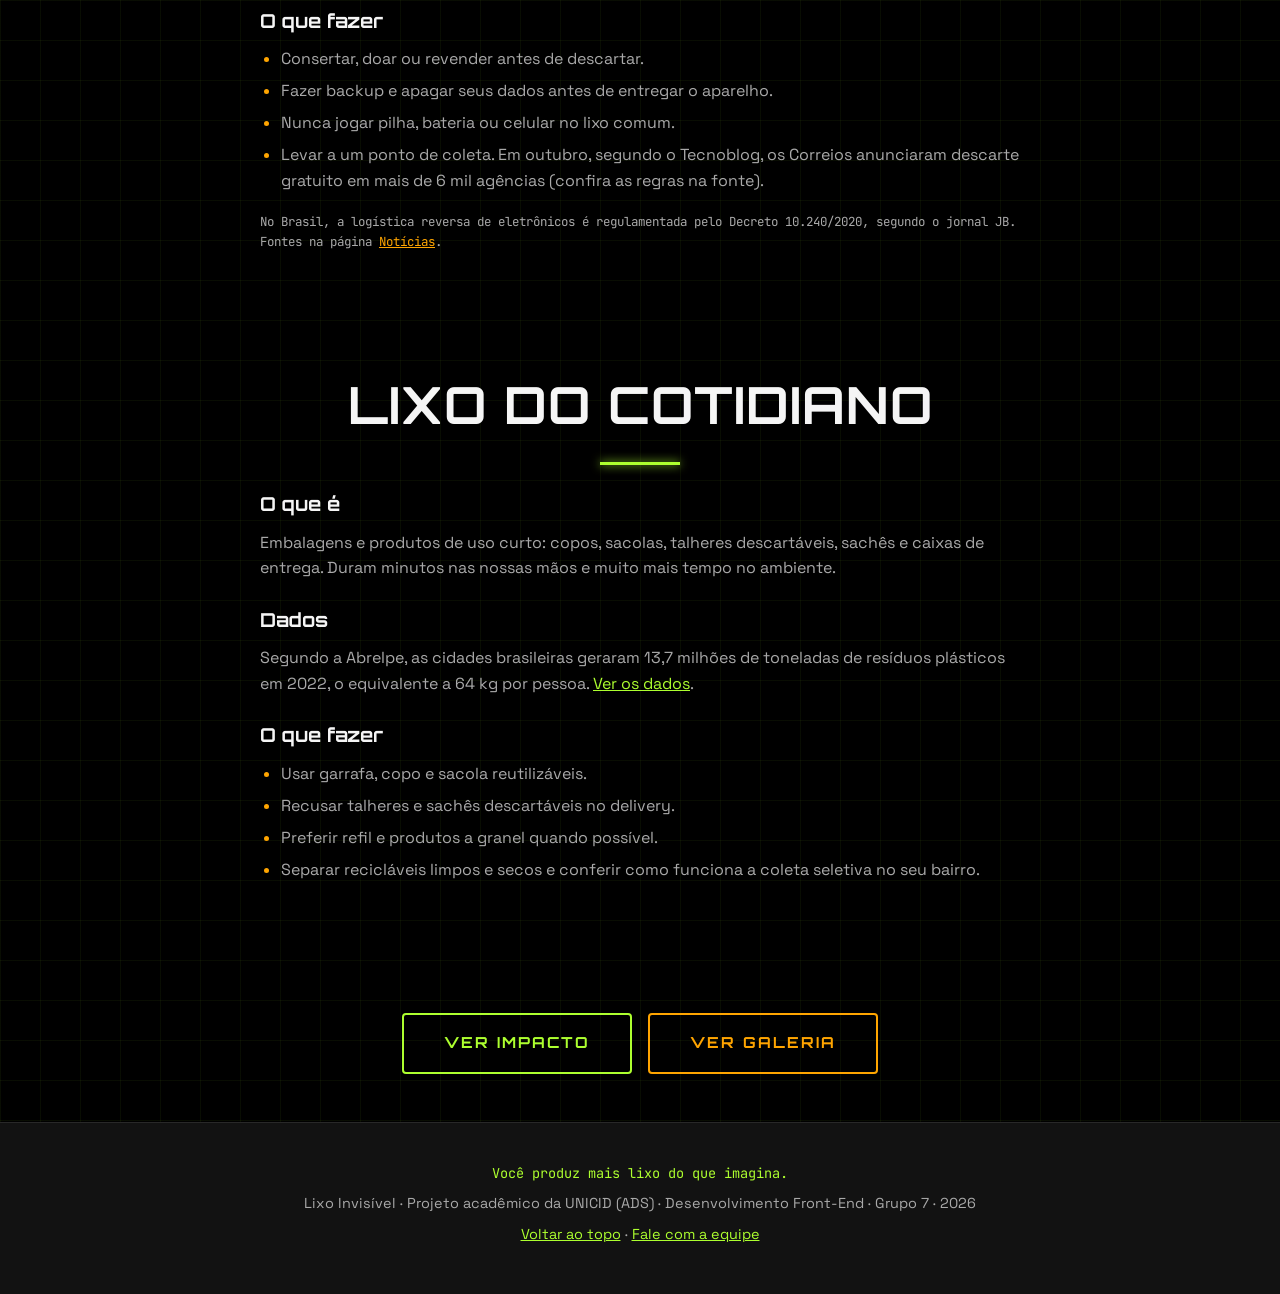
<file: projetos.html>
<!DOCTYPE html>
<html lang="pt-BR">
<head>
    <meta charset="UTF-8">
    <meta name="viewport" content="width=device-width, initial-scale=1.0">
    <title>Projetos | Lixo Invisível</title>
    <meta name="description" content="As três frentes do Lixo Invisível: lixo digital, eletrônico e do cotidiano, com exemplos e ações práticas.">
    <meta name="theme-color" content="#000000">
    <link rel="icon" href="img/favicon.svg" type="image/svg+xml">
    <link rel="preconnect" href="https://fonts.googleapis.com">
    <link rel="preconnect" href="https://fonts.gstatic.com" crossorigin>
    <link href="https://fonts.googleapis.com/css2?family=JetBrains+Mono:wght@500&amp;family=Orbitron:wght@700;900&amp;family=Space+Grotesk:wght@400;600&amp;display=swap" rel="stylesheet">
    <link rel="stylesheet" href="css/style.css">
    <script>document.documentElement.classList.add('js');</script>
    <script src="js/app.js" defer></script>
</head>
<body>
    <a class="skip-link" href="#conteudo">Pular para o conteúdo</a>
    <header class="site-header">
        <div class="nav-wrap">
            <a class="marca" href="index.html">Lixo <span>Invisível</span></a>
            <button class="menu-toggle" type="button" aria-expanded="false" aria-controls="menu">Menu</button>
            <nav aria-label="Navegação principal">
                <ul class="menu" id="menu"><li><a href="index.html">Home</a></li><li><a href="sobre.html">Sobre</a></li><li><a href="projetos.html" aria-current="page">Projetos</a></li><li><a href="impacto.html">Impacto</a></li><li><a href="acessibilidade.html">Acessibilidade</a></li><li><a href="galeria.html">Galeria</a></li><li><a href="midia.html">Mídia</a></li><li><a href="noticias.html">Notícias</a></li><li><a href="contato.html">Contato</a></li><li><a href="orcamento_hospedagem.html">Orçamento</a></li></ul>
            </nav>
        </div>
    </header>
    <main id="conteudo" class="interna">
        <div class="page-hero">
            <span class="rotulo">projetos</span>
            <h1>Três frentes de lixo invisível</h1>
            <p>Cada frente mostra onde o lixo se esconde e o que dá pra fazer hoje.</p>
        </div>

        <section id="digital">
            <h2>Lixo digital</h2>
            <div class="conteudo">
                <h3>O que é</h3>
                <p>Fotos, e-mails, downloads, apps e backups guardados sem uso. Parece que não pesa, mas tudo isso fica armazenado em aparelhos e na nuvem, que roda em data centers.</p>
                <h3>Onde aparece</h3>
                <ul><li>Fotos duplicadas e prints que nunca mais abrimos.</li><li>E-mails e newsletters acumulados.</li><li>Pasta Downloads e arquivos "final_v7".</li><li>Apps instalados que não abrimos há meses.</li></ul>
                <h3>O que fazer</h3>
                <ul><li>Apagar duplicados e prints antigos.</li><li>Cancelar newsletters que você não lê.</li><li>Esvaziar a pasta Downloads de tempos em tempos.</li><li>Desinstalar apps sem uso e revisar o que está na nuvem.</li></ul>
                <p class="fonte">Contexto: a Agência Internacional de Energia estima que os data centers consumiram cerca de 415 TWh em 2024. Esse número não mede só lixo digital, mas mostra que guardar dados tem custo de energia. <a href="impacto.html#digital">Ver os dados</a>.</p>
            </div>
        </section>
        <section id="eletronico">
            <h2>Lixo eletrônico</h2>
            <div class="conteudo">
                <h3>O que é</h3>
                <p>Qualquer aparelho com plugue ou bateria que foi descartado ou ficou esquecido: celulares, cabos, carregadores, fones, pilhas, controles.</p>
                <h3>Por que preocupa</h3>
                <p>Segundo a ONU, o lixo eletrônico cresce cinco vezes mais rápido que a reciclagem documentada, e ele pode conter substâncias perigosas, como o mercúrio. <a href="impacto.html#mundo">Ver os dados</a>.</p>
                <h3>O que fazer</h3>
                <ul><li>Consertar, doar ou revender antes de descartar.</li><li>Fazer backup e apagar seus dados antes de entregar o aparelho.</li><li>Nunca jogar pilha, bateria ou celular no lixo comum.</li><li>Levar a um ponto de coleta. Em outubro, segundo o Tecnoblog, os Correios anunciaram descarte gratuito em mais de 6 mil agências (confira as regras na fonte).</li></ul>
                <p class="fonte">No Brasil, a logística reversa de eletrônicos é regulamentada pelo Decreto 10.240/2020, segundo o jornal JB. Fontes na página <a href="noticias.html">Notícias</a>.</p>
            </div>
        </section>
        <section id="cotidiano">
            <h2>Lixo do cotidiano</h2>
            <div class="conteudo">
                <h3>O que é</h3>
                <p>Embalagens e produtos de uso curto: copos, sacolas, talheres descartáveis, sachês e caixas de entrega. Duram minutos nas nossas mãos e muito mais tempo no ambiente.</p>
                <h3>Dados</h3>
                <p>Segundo a Abrelpe, as cidades brasileiras geraram 13,7 milhões de toneladas de resíduos plásticos em 2022, o equivalente a 64 kg por pessoa. <a href="impacto.html#cotidiano">Ver os dados</a>.</p>
                <h3>O que fazer</h3>
                <ul><li>Usar garrafa, copo e sacola reutilizáveis.</li><li>Recusar talheres e sachês descartáveis no delivery.</li><li>Preferir refil e produtos a granel quando possível.</li><li>Separar recicláveis limpos e secos e conferir como funciona a coleta seletiva no seu bairro.</li></ul>
            </div>
        </section>
        <section>
            <div class="botoes"><a class="botao" href="impacto.html">Ver impacto</a><a class="botao secundario" href="galeria.html">Ver galeria</a></div>
        </section>
    </main>
    <footer class="site-footer">
        <p class="mono">Você produz mais lixo do que imagina.</p>
        <p>Lixo Invisível · Projeto acadêmico da UNICID (ADS) · Desenvolvimento Front-End · Grupo 7 · 2026</p>
        <p><a href="#conteudo">Voltar ao topo</a> · <a href="contato.html">Fale com a equipe</a></p>
    </footer>
</body>
</html>
</file>
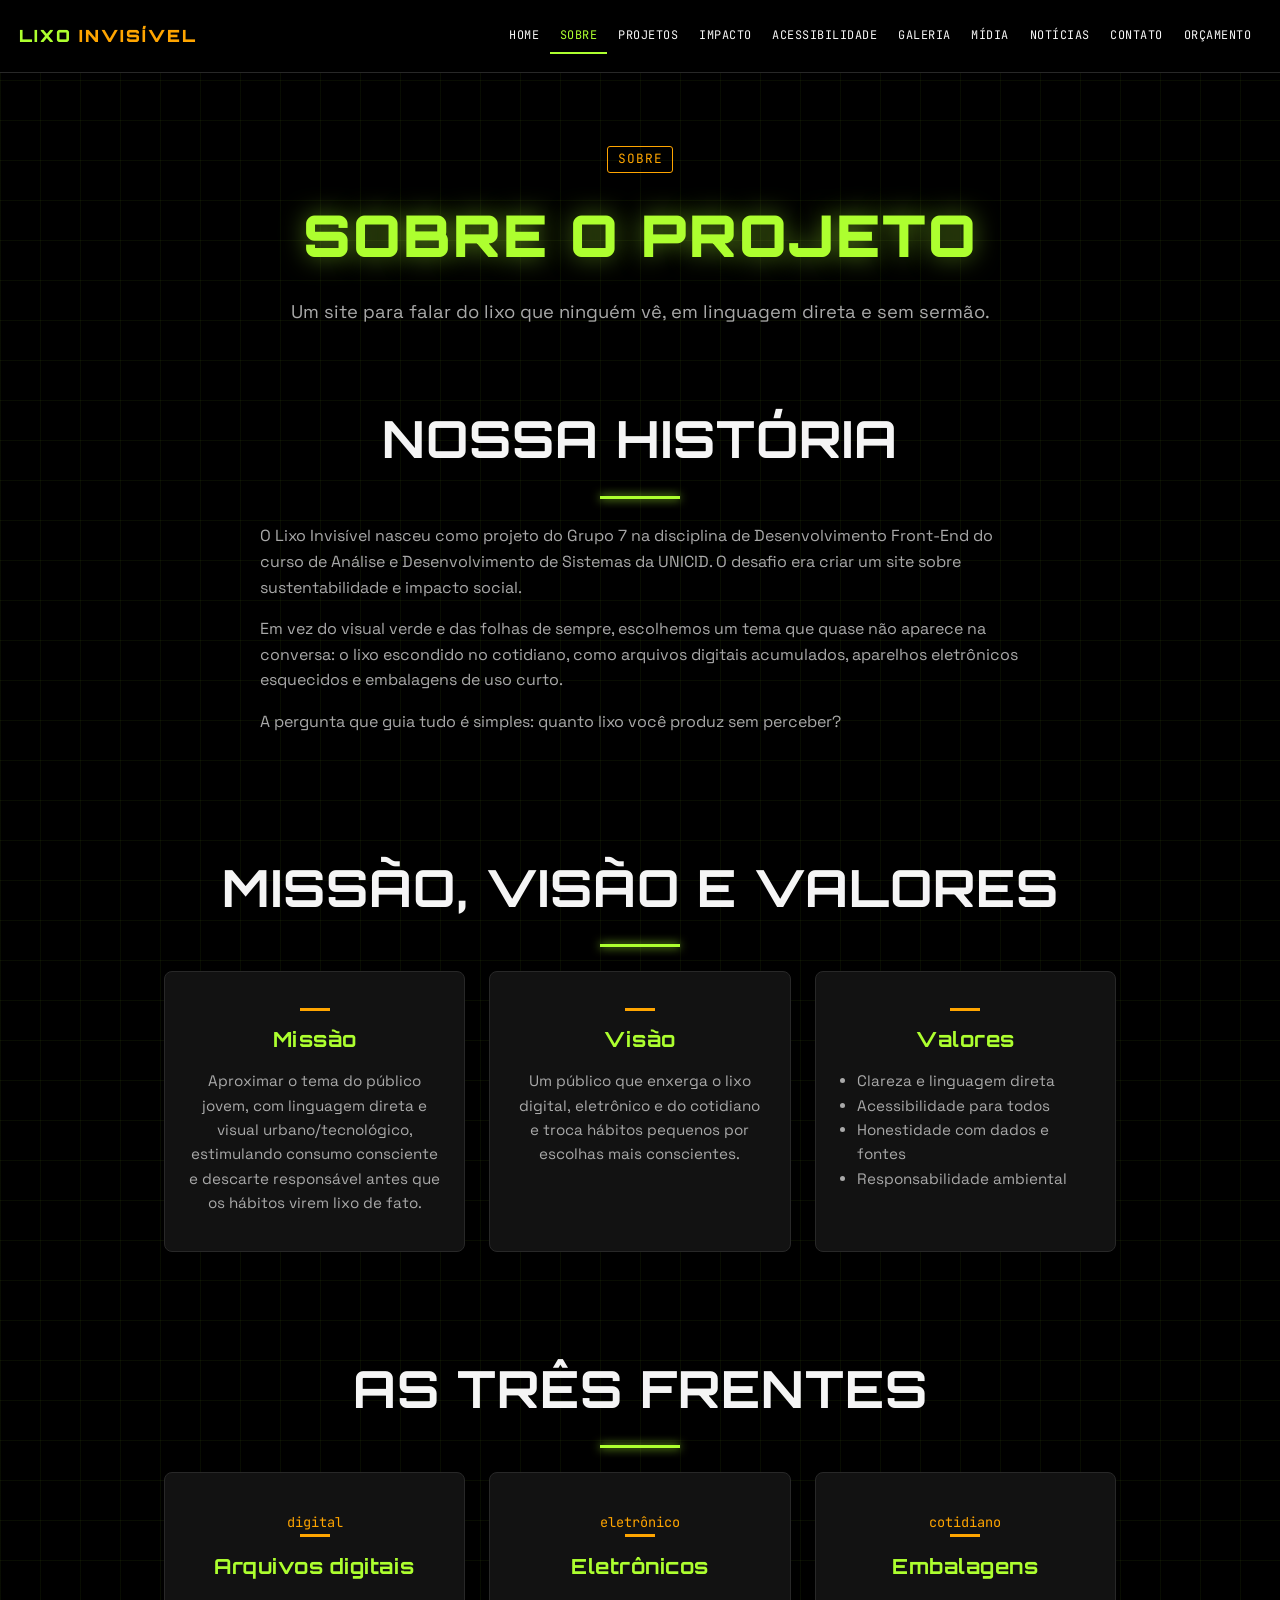
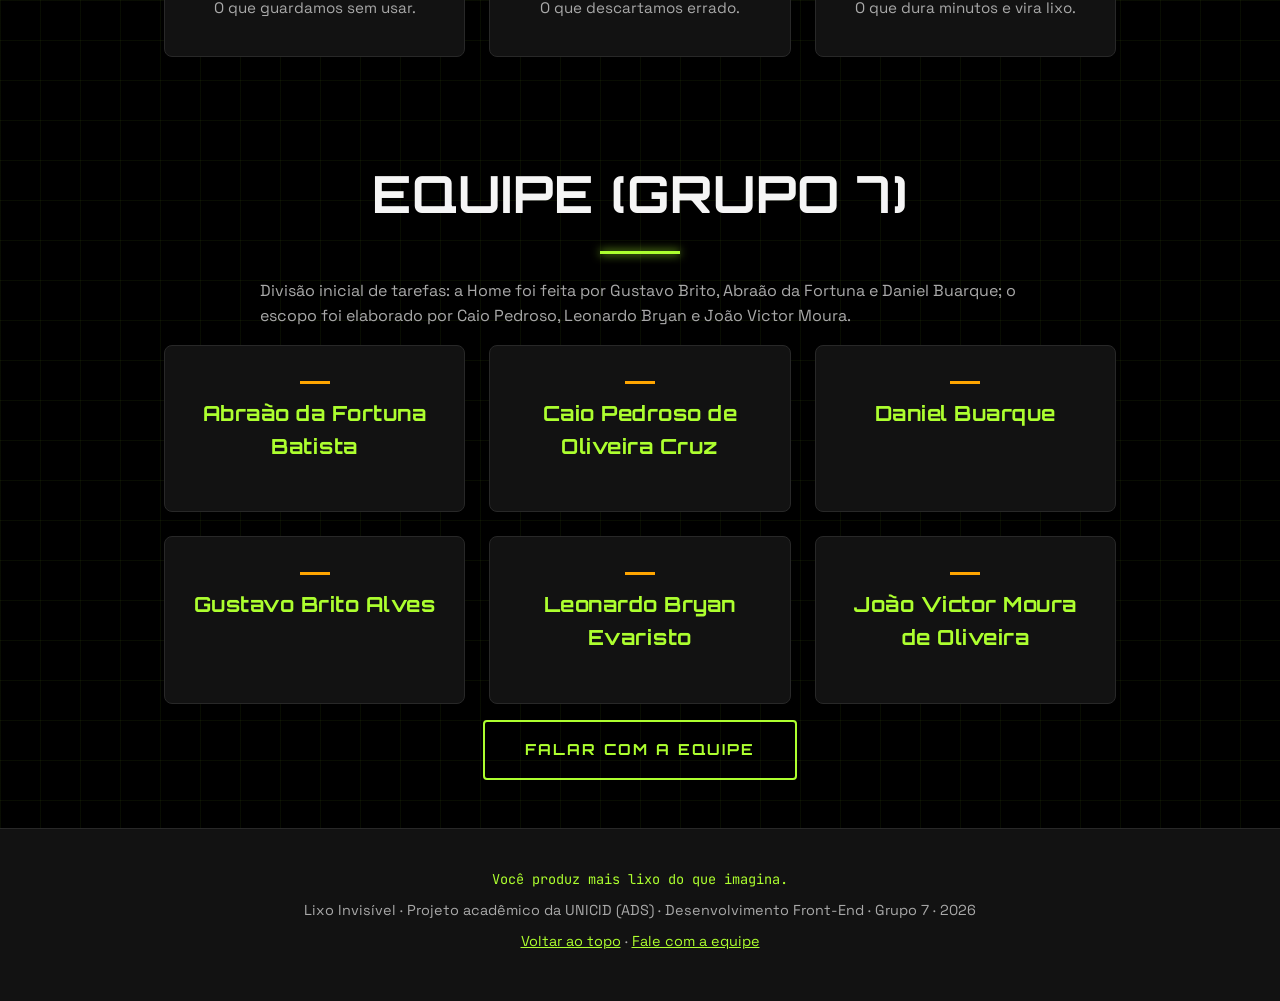
<file: sobre.html>
<!DOCTYPE html>
<html lang="pt-BR">
<head>
    <meta charset="UTF-8">
    <meta name="viewport" content="width=device-width, initial-scale=1.0">
    <title>Sobre | Lixo Invisível</title>
    <meta name="description" content="História, missão, visão, valores e equipe do projeto Lixo Invisível, do Grupo 7 da UNICID.">
    <meta name="theme-color" content="#000000">
    <link rel="icon" href="img/favicon.svg" type="image/svg+xml">
    <link rel="preconnect" href="https://fonts.googleapis.com">
    <link rel="preconnect" href="https://fonts.gstatic.com" crossorigin>
    <link href="https://fonts.googleapis.com/css2?family=JetBrains+Mono:wght@500&amp;family=Orbitron:wght@700;900&amp;family=Space+Grotesk:wght@400;600&amp;display=swap" rel="stylesheet">
    <link rel="stylesheet" href="css/style.css">
    <script>document.documentElement.classList.add('js');</script>
    <script src="js/app.js" defer></script>
</head>
<body>
    <a class="skip-link" href="#conteudo">Pular para o conteúdo</a>
    <header class="site-header">
        <div class="nav-wrap">
            <a class="marca" href="index.html">Lixo <span>Invisível</span></a>
            <button class="menu-toggle" type="button" aria-expanded="false" aria-controls="menu">Menu</button>
            <nav aria-label="Navegação principal">
                <ul class="menu" id="menu"><li><a href="index.html">Home</a></li><li><a href="sobre.html" aria-current="page">Sobre</a></li><li><a href="projetos.html">Projetos</a></li><li><a href="impacto.html">Impacto</a></li><li><a href="acessibilidade.html">Acessibilidade</a></li><li><a href="galeria.html">Galeria</a></li><li><a href="midia.html">Mídia</a></li><li><a href="noticias.html">Notícias</a></li><li><a href="contato.html">Contato</a></li><li><a href="orcamento_hospedagem.html">Orçamento</a></li></ul>
            </nav>
        </div>
    </header>
    <main id="conteudo" class="interna">
        <div class="page-hero">
            <span class="rotulo">sobre</span>
            <h1>Sobre o projeto</h1>
            <p>Um site para falar do lixo que ninguém vê, em linguagem direta e sem sermão.</p>
        </div>

        <section>
            <h2>Nossa história</h2>
            <div class="conteudo">
                <p>O Lixo Invisível nasceu como projeto do Grupo 7 na disciplina de Desenvolvimento Front-End do curso de Análise e Desenvolvimento de Sistemas da UNICID. O desafio era criar um site sobre sustentabilidade e impacto social.</p>
                <p>Em vez do visual verde e das folhas de sempre, escolhemos um tema que quase não aparece na conversa: o lixo escondido no cotidiano, como arquivos digitais acumulados, aparelhos eletrônicos esquecidos e embalagens de uso curto.</p>
                <p>A pergunta que guia tudo é simples: quanto lixo você produz sem perceber?</p>
            </div>
        </section>
        <section>
            <h2>Missão, visão e valores</h2>
            <div class="cards tres">
                <div class="card"><h3>Missão</h3><p>Aproximar o tema do público jovem, com linguagem direta e visual urbano/tecnológico, estimulando consumo consciente e descarte responsável antes que os hábitos virem lixo de fato.</p></div>
                <div class="card"><h3>Visão</h3><p>Um público que enxerga o lixo digital, eletrônico e do cotidiano e troca hábitos pequenos por escolhas mais conscientes.</p></div>
                <div class="card"><h3>Valores</h3><ul><li>Clareza e linguagem direta</li><li>Acessibilidade para todos</li><li>Honestidade com dados e fontes</li><li>Responsabilidade ambiental</li></ul></div>
            </div>
        </section>
        <section>
            <h2>As três frentes</h2>
            <div class="cards tres">
                <a class="card" href="projetos.html#digital"><span class="mono">digital</span><h3>Arquivos digitais</h3><p>O que guardamos sem usar.</p></a>
                <a class="card" href="projetos.html#eletronico"><span class="mono">eletrônico</span><h3>Eletrônicos</h3><p>O que descartamos errado.</p></a>
                <a class="card" href="projetos.html#cotidiano"><span class="mono">cotidiano</span><h3>Embalagens</h3><p>O que dura minutos e vira lixo.</p></a>
            </div>
        </section>
        <section>
            <h2>Equipe (Grupo 7)</h2>
            <div class="conteudo">
                <p>Divisão inicial de tarefas: a Home foi feita por Gustavo Brito, Abraão da Fortuna e Daniel Buarque; o escopo foi elaborado por Caio Pedroso, Leonardo Bryan e João Victor Moura.</p>
            </div>
            <div class="cards tres"><div class="card"><h3>Abraão da Fortuna Batista</h3></div><div class="card"><h3>Caio Pedroso de Oliveira Cruz</h3></div><div class="card"><h3>Daniel Buarque</h3></div><div class="card"><h3>Gustavo Brito Alves</h3></div><div class="card"><h3>Leonardo Bryan Evaristo</h3></div><div class="card"><h3>João Victor Moura de Oliveira</h3></div></div>
            <div class="botoes"><a class="botao" href="contato.html">Falar com a equipe</a></div>
        </section>
    </main>
    <footer class="site-footer">
        <p class="mono">Você produz mais lixo do que imagina.</p>
        <p>Lixo Invisível · Projeto acadêmico da UNICID (ADS) · Desenvolvimento Front-End · Grupo 7 · 2026</p>
        <p><a href="#conteudo">Voltar ao topo</a> · <a href="contato.html">Fale com a equipe</a></p>
    </footer>
</body>
</html>
</file>
<file: css/style.css>
/* Lixo Invisível - folha de estilos única (todas as páginas) */
/* ===== RESET E CONFIGURAÇÕES GERAIS ===== */
* {
    margin: 0;
    padding: 0;
    box-sizing: border-box;
}

html {
    scroll-behavior: smooth;
}

/* ===== VARIÁVEIS DE COR (paleta oficial do projeto) ===== */
:root {
    --cor-fundo: black;
    --cor-fundo-secundaria: rgb(18, 18, 18);
    --cor-destaque: greenyellow;      /* verde-limão ácido */
    --cor-destaque-escuro: yellowgreen;
    --cor-secundaria: orange;         /* cor secundária do projeto */
    --cor-texto: whitesmoke;
    --cor-texto-secundario: darkgray;
    --cor-borda: rgb(40, 40, 40);
}

body {
    font-family: 'Space Grotesk', sans-serif;
    background-color: var(--cor-fundo);
    color: var(--cor-texto);
    line-height: 1.6;
    background-image:
        linear-gradient(rgba(173, 255, 47, 0.05) 1px, transparent 1px),
        linear-gradient(90deg, rgba(173, 255, 47, 0.05) 1px, transparent 1px);
    background-size: 40px 40px;
}

/* ===== HERO / BANNER ===== */
.hero {
    min-height: calc(100vh - 72px);
    display: flex;
    flex-direction: column;
    justify-content: center;
    align-items: center;
    text-align: center;
    padding: 2rem;
    position: relative;
}

.hero::before {
    content: "";
    position: absolute;
    top: 0; left: 0; right: 0; bottom: 0;
    background: radial-gradient(circle at center, rgba(173, 255, 47, 0.08), transparent 60%);
    pointer-events: none;
}

.hero h1 {
    font-family: 'Orbitron', sans-serif;
    font-weight: 900;
    font-size: clamp(3rem, 9vw, 6rem);
    color: var(--cor-destaque);
    text-shadow: 0 0 30px rgba(173, 255, 47, 0.6);
    margin-bottom: 1.5rem;
    letter-spacing: 3px;
    text-transform: uppercase;
}

.hero p {
    max-width: 620px;
    font-size: 1.3rem;
    color: var(--cor-texto-secundario);
    margin-bottom: 2.5rem;
}

/* ===== BOTÃO ===== */
.botao {
    display: inline-block;
    padding: 1rem 2.5rem;
    background-color: transparent;
    color: var(--cor-destaque);
    border: 2px solid var(--cor-destaque);
    border-radius: 4px;
    text-decoration: none;
    font-family: 'Orbitron', sans-serif;
    font-weight: bold;
    font-size: 0.95rem;
    letter-spacing: 2px;
    text-transform: uppercase;
    transition: all 0.3s ease;
}

.botao:hover {
    background-color: var(--cor-destaque);
    color: black;
    box-shadow: 0 0 35px greenyellow;
}

/* ===== SEÇÕES GERAIS ===== */
section {
    padding: 6rem 2rem;
    max-width: 1000px;
    margin: 0 auto;
    position: relative;
}

section h2 {
    font-family: 'Orbitron', sans-serif;
    font-weight: 700;
    font-size: clamp(2.3rem, 5vw, 3.2rem);
    color: var(--cor-texto);
    margin-bottom: 1.5rem;
    text-align: center;
    text-transform: uppercase;
    letter-spacing: 1px;
}

section h2::after {
    content: "";
    display: block;
    width: 80px;
    height: 3px;
    background-color: var(--cor-destaque);
    margin: 1rem auto 0;
    box-shadow: 0 0 10px greenyellow;
}

section > p {
    text-align: center;
    max-width: 700px;
    margin: 0 auto 3rem;
    color: var(--cor-texto-secundario);
    font-size: 1.1rem;
}

/* ===== CARDS (Arquivos digitais / Eletrônicos / Embalagens) ===== */
.cards {
    display: grid;
    grid-template-columns: repeat(auto-fit, minmax(230px, 1fr));
    gap: 1.5rem;
}

.card {
    background-color: var(--cor-fundo-secundaria);
    border: 1px solid var(--cor-borda);
    border-radius: 8px;
    padding: 2.2rem 1.5rem;
    text-align: center;
    transition: all 0.3s ease;
}

.card:hover {
    border-color: greenyellow;
    box-shadow: 0 0 25px rgba(173, 255, 47, 0.25);
    transform: translateY(-8px);
}

.card h3 {
    font-family: 'Orbitron', sans-serif;
    color: var(--cor-destaque);
    margin-bottom: 0.8rem;
    font-size: 1.3rem;
    letter-spacing: 0.5px;
}

.card h3::before {
    content: "";
    display: block;
    width: 30px;
    height: 3px;
    background-color: var(--cor-secundaria);
    margin: 0 auto 0.8rem;
}

.card p {
    color: var(--cor-texto-secundario);
    font-size: 0.95rem;
}

/* ===== SEÇÃO "POR QUE IMPORTA" ===== */
#importa {
    background-color: var(--cor-fundo-secundaria);
    max-width: 100%;
    border-top: 1px solid var(--cor-borda);
    border-bottom: 1px solid var(--cor-borda);
}

#importa h2,
#importa p {
    max-width: 800px;
    margin-left: auto;
    margin-right: auto;
}

/* ===== RESPONSIVO ===== */
@media (max-width: 600px) {
    section {
        padding: 3.5rem 1.2rem;
    }

    .hero {
        padding: 1.5rem;
    }

    body {
        background-size: 25px 25px;
    }
}

/* ===== TOKENS EXTRAS ===== */
:root { --fonte-titulo: 'Orbitron', sans-serif; --fonte-mono: 'JetBrains Mono', ui-monospace, Consolas, monospace; }
img, video, iframe { max-width: 100%; }
a { color: var(--cor-destaque); }
:focus-visible { outline: 3px solid var(--cor-secundaria); outline-offset: 3px; }

/* ===== ACESSIBILIDADE: skip link ===== */
.skip-link { position: absolute; left: 1rem; top: -5rem; z-index: 100; background: var(--cor-destaque); color: #000; padding: .7rem 1rem; font-weight: 700; border-radius: 4px; }
.skip-link:focus { top: 1rem; }

/* ===== CABEÇALHO E MENU ===== */
.site-header { position: sticky; top: 0; z-index: 50; background: rgba(0,0,0,.94); backdrop-filter: blur(6px); border-bottom: 1px solid var(--cor-borda); }
.nav-wrap { max-width: 1280px; margin: 0 auto; padding: .7rem 1.2rem; min-height: 72px; display: flex; align-items: center; justify-content: space-between; gap: 1rem; flex-wrap: wrap; }
.marca { font-family: var(--fonte-titulo); font-weight: 900; font-size: 1.05rem; letter-spacing: 2px; text-transform: uppercase; color: var(--cor-destaque); text-decoration: none; }
.marca span { color: var(--cor-secundaria); }
.menu { display: flex; flex-wrap: wrap; gap: .1rem; list-style: none; }
.menu a { display: block; padding: .45rem .6rem; color: var(--cor-texto); text-decoration: none; font-family: var(--fonte-mono); font-size: .74rem; text-transform: uppercase; letter-spacing: .5px; border-bottom: 2px solid transparent; }
.menu a:hover, .menu a[aria-current="page"] { color: var(--cor-destaque); border-bottom-color: var(--cor-destaque); }
.menu-toggle { display: none; background: transparent; color: var(--cor-destaque); border: 2px solid var(--cor-destaque); border-radius: 4px; padding: .5rem .9rem; font-family: var(--fonte-mono); text-transform: uppercase; cursor: pointer; }
@media (max-width: 1100px) {
    .js .menu-toggle { display: block; }
    .js .menu { display: none; flex-direction: column; width: 100%; }
    .js .menu.aberto { display: flex; }
    .js .menu a { padding: .8rem .4rem; border-bottom: 1px solid var(--cor-borda); }
}

/* ===== PÁGINAS INTERNAS ===== */
.page-hero { text-align: center; padding: 4.5rem 1.5rem 1.5rem; max-width: 900px; margin: 0 auto; }
.rotulo { display: inline-block; font-family: var(--fonte-mono); font-size: .8rem; color: var(--cor-secundaria); border: 1px solid var(--cor-secundaria); border-radius: 3px; padding: .15rem .6rem; margin-bottom: 1rem; text-transform: uppercase; letter-spacing: 1px; }
.page-hero h1 { font-family: var(--fonte-titulo); font-weight: 900; font-size: clamp(2rem, 6vw, 3.6rem); color: var(--cor-destaque); text-shadow: 0 0 25px rgba(173,255,47,.5); text-transform: uppercase; letter-spacing: 2px; margin-bottom: 1rem; }
.page-hero p { color: var(--cor-texto-secundario); font-size: 1.15rem; }
.interna section { padding: 3rem 1.5rem; }
.conteudo { max-width: 760px; margin: 0 auto; }
.conteudo p { color: var(--cor-texto-secundario); margin-bottom: 1rem; }
.conteudo ul, .conteudo ol { margin: 0 0 1.2rem 1.3rem; color: var(--cor-texto-secundario); }
.conteudo li { margin-bottom: .4rem; }
.conteudo li::marker { color: var(--cor-secundaria); }
.conteudo h3 { font-family: var(--fonte-titulo); color: var(--cor-texto); margin: 1.5rem 0 .6rem; font-size: 1.2rem; }
.mono { font-family: var(--fonte-mono); font-size: .85rem; }
.nota { border-left: 4px solid var(--cor-secundaria); background: var(--cor-fundo-secundaria); padding: 1rem 1.2rem; margin: 1.5rem auto; max-width: 760px; color: var(--cor-texto-secundario); font-size: .95rem; }
.botoes { display: flex; flex-wrap: wrap; gap: 1rem; justify-content: center; margin-top: 1rem; }
.botao.secundario { color: var(--cor-secundaria); border-color: var(--cor-secundaria); }
.botao.secundario:hover { background-color: var(--cor-secundaria); color: #000; box-shadow: 0 0 35px orange; }
a.card { display: block; text-decoration: none; color: inherit; }
a.card .mono { color: var(--cor-secundaria); }
.card ul { text-align: left; margin: .8rem 0 0 1.1rem; color: var(--cor-texto-secundario); font-size: .95rem; }
.cards.tres { grid-template-columns: repeat(auto-fit, minmax(260px, 1fr)); }
.stats { display: grid; grid-template-columns: repeat(auto-fit, minmax(200px, 1fr)); gap: 1rem; margin-bottom: 2rem; }
.stat { background: var(--cor-fundo-secundaria); border: 1px solid var(--cor-borda); border-radius: 8px; padding: 1.3rem 1rem; text-align: center; }
.stat strong { display: block; font-family: var(--fonte-titulo); font-size: 1.8rem; color: var(--cor-destaque); }
.stat span { color: var(--cor-texto-secundario); font-size: .9rem; }
.barra { background: #262626; border-radius: 99px; height: 1.2rem; overflow: hidden; margin: .4rem 0 .3rem; }
.barra > span { display: block; height: 100%; background: var(--cor-destaque); }

/* ===== TABELAS ===== */
.tabela-wrap { overflow-x: auto; margin: 1rem auto 2rem; max-width: 1000px; border: 1px solid var(--cor-borda); border-radius: 8px; }
table { width: 100%; border-collapse: collapse; min-width: 600px; }
caption { text-align: left; padding: .9rem 1rem; font-family: var(--fonte-titulo); color: var(--cor-texto); background: var(--cor-fundo-secundaria); }
th { background: var(--cor-fundo-secundaria); color: var(--cor-destaque); font-family: var(--fonte-mono); font-size: .8rem; text-transform: uppercase; text-align: left; padding: .8rem 1rem; border-bottom: 2px solid var(--cor-destaque); }
td { padding: .8rem 1rem; border-bottom: 1px solid var(--cor-borda); color: var(--cor-texto-secundario); vertical-align: top; }
td:first-child { color: var(--cor-texto); }
.fonte { font-family: var(--fonte-mono); font-size: .78rem; color: var(--cor-texto-secundario); }
.fonte a { color: var(--cor-secundaria); }

/* ===== GALERIA / MÍDIA ===== */
.galeria { display: grid; grid-template-columns: repeat(auto-fit, minmax(270px, 1fr)); gap: 1.5rem; max-width: 1000px; margin: 0 auto; }
figure { background: var(--cor-fundo-secundaria); border: 1px solid var(--cor-borda); border-radius: 8px; overflow: hidden; }
figure img { display: block; width: 100%; height: auto; }
figcaption { padding: 1rem; font-size: .92rem; color: var(--cor-texto-secundario); }
figcaption strong { display: block; color: var(--cor-texto); margin-bottom: .3rem; }
.midia-bloco { max-width: 860px; margin: 0 auto 3rem; }
.midia-bloco h2 { text-align: left; font-size: 1.6rem; }
.midia-bloco h2::after { margin-left: 0; }
video, audio { width: 100%; background: #000; border-radius: 8px; }
iframe { width: 100%; height: 380px; border: 1px solid var(--cor-borda); border-radius: 8px; background: #111; }
details { background: var(--cor-fundo-secundaria); border: 1px solid var(--cor-borda); border-radius: 6px; padding: .8rem 1rem; margin-top: .8rem; color: var(--cor-texto-secundario); }
summary { cursor: pointer; color: var(--cor-texto); font-weight: 600; }
button.botao { cursor: pointer; background: transparent; }

/* ===== NOTÍCIAS ===== */
.noticias { display: grid; gap: 1.2rem; max-width: 860px; margin: 0 auto; }
.noticia { background: var(--cor-fundo-secundaria); border: 1px solid var(--cor-borda); border-radius: 8px; padding: 1.5rem; }
.noticia:hover { border-color: var(--cor-destaque); }
.noticia h3 { font-family: var(--fonte-titulo); color: var(--cor-texto); font-size: 1.15rem; margin: .4rem 0 .6rem; }
.noticia p { color: var(--cor-texto-secundario); margin-bottom: .8rem; }
.meta { font-family: var(--fonte-mono); font-size: .78rem; color: var(--cor-secundaria); text-transform: uppercase; }

/* ===== FORMULÁRIO ===== */
.form { max-width: 640px; margin: 0 auto; display: grid; gap: 1.2rem; }
.campo label { display: block; font-weight: 600; margin-bottom: .35rem; }
.campo small { display: block; color: var(--cor-texto-secundario); margin-top: .25rem; }
input, select, textarea { width: 100%; background: #0b0b0b; color: var(--cor-texto); border: 1px solid #777; border-radius: 4px; padding: .75rem; font: inherit; }
input[type="checkbox"] { width: auto; margin-right: .5rem; }
input:focus, select:focus, textarea:focus { border-color: var(--cor-destaque); }
input:user-invalid, textarea:user-invalid, select:user-invalid { border-color: var(--cor-secundaria); }
::placeholder { color: #8a8a8a; }
.obrig { color: var(--cor-secundaria); }
.retorno { padding: 1rem; border-radius: 6px; margin-top: .5rem; }
.retorno:empty { display: none; }
.retorno.ok { border: 1px solid var(--cor-destaque); color: var(--cor-destaque); }
.retorno.erro { border: 1px solid var(--cor-secundaria); color: var(--cor-secundaria); }
.calc { background: var(--cor-fundo-secundaria); border: 1px solid var(--cor-borda); border-radius: 8px; padding: 1.5rem; max-width: 760px; margin: 0 auto; display: grid; gap: 1rem; }
.calc output { display: block; font-family: var(--fonte-mono); color: var(--cor-destaque); }

/* ===== RODAPÉ ===== */
.site-footer { border-top: 1px solid var(--cor-borda); background: var(--cor-fundo-secundaria); padding: 2.5rem 1.5rem; text-align: center; color: var(--cor-texto-secundario); font-size: .9rem; }
.site-footer p { margin-bottom: .5rem; }
.site-footer .mono { color: var(--cor-destaque); }

@media (max-width: 600px) { iframe { height: 300px; } .page-hero { padding-top: 3rem; } }
@media (prefers-reduced-motion: reduce) {
    html { scroll-behavior: auto; }
    *, *::before, *::after { transition: none !important; }
    .card:hover { transform: none; }
}
@media (max-width: 1100px) { .js .nav-wrap nav { width: 100%; } }
.sr-only { position: absolute; width: 1px; height: 1px; padding: 0; margin: -1px; overflow: hidden; clip: rect(0,0,0,0); white-space: nowrap; border: 0; }
a { position: relative; }
.sr-only { left: 0; top: 0; }
h1, h2, h3 { overflow-wrap: anywhere; hyphens: auto; }
@media (max-width: 480px) { h2 { font-size: 1.6rem; } }
</file>
